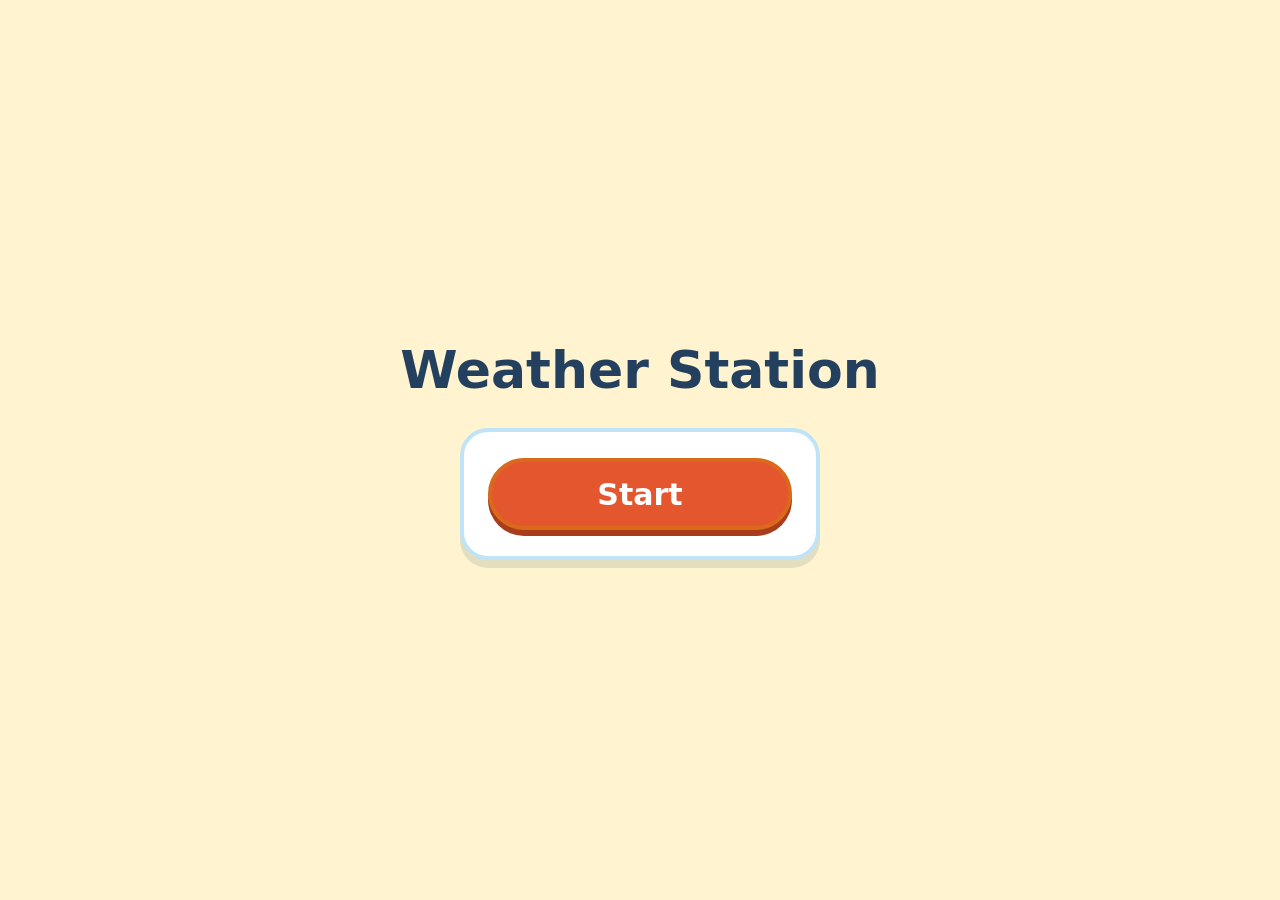
<file: index.html>
<!DOCTYPE html>
<html lang="en">
<head>
<meta charset="utf-8">
<meta name="viewport" content="width=device-width, initial-scale=1">
<title>Weather Station</title>
<style>
:root{--bg:#FFF4CF;--ink:#24405F;--muted:#3F5876;--pri:#E4572E;--pri-d:#A93C1A;--line:#BFE3F7;--panel:#FFFFFF}
*{box-sizing:border-box}
html,body{margin:0;height:100%;background:var(--bg);color:var(--ink);font-family:"Segoe UI",system-ui,-apple-system,Arial,sans-serif}
body{display:flex;flex-direction:column}
.pick{flex:1;display:flex;flex-direction:column;align-items:center;justify-content:center;gap:28px;padding:24px;text-align:center}
.pick h1{margin:0;font-size:clamp(28px,4.2vw,52px)}
.pick p{margin:0;font-size:clamp(16px,2vw,22px);color:var(--muted)}
.btns{display:flex;flex-wrap:wrap;gap:24px;justify-content:center}
.card{width:min(360px,86vw);background:var(--panel);border:4px solid var(--line);border-radius:28px;padding:26px 24px;display:flex;flex-direction:column;gap:14px;align-items:center;box-shadow:0 8px 0 rgba(36,64,95,.12)}
.card span{font-size:clamp(15px,1.8vw,19px);color:var(--muted);min-height:3.2em}
button{font:inherit;cursor:pointer}
.go{width:100%;min-height:72px;border:4px solid #D96A1C;border-radius:999px;background:var(--pri);color:#fff;font-size:clamp(22px,2.6vw,30px);font-weight:700;box-shadow:0 6px 0 var(--pri-d)}
.go:hover{filter:brightness(1.08)}
.go:focus-visible,.bar button:focus-visible{outline:5px solid #FFC93C;outline-offset:3px}
#frame{display:none;flex:1;width:100%;border:0;background:var(--bg)}
body.view .pick{display:none}body.view #frame{display:block}
</style>
</head>
<body>
<main class="pick" id="pick">
  <h1>Weather Station</h1>
  <div class="btns">
    <div class="card"><button class="go" id="start">Start</button></div>
  </div>
</main>
<iframe id="frame" title="Weather Station" allow="autoplay; fullscreen"></iframe>
<script>
(function () {
  var frame = document.getElementById('frame');
  document.getElementById('start').addEventListener('click', function () {
    document.body.classList.add('view');
    frame.src = 'version_3/index.html';
  });
})();
</script>
</body>
</html>
</file>
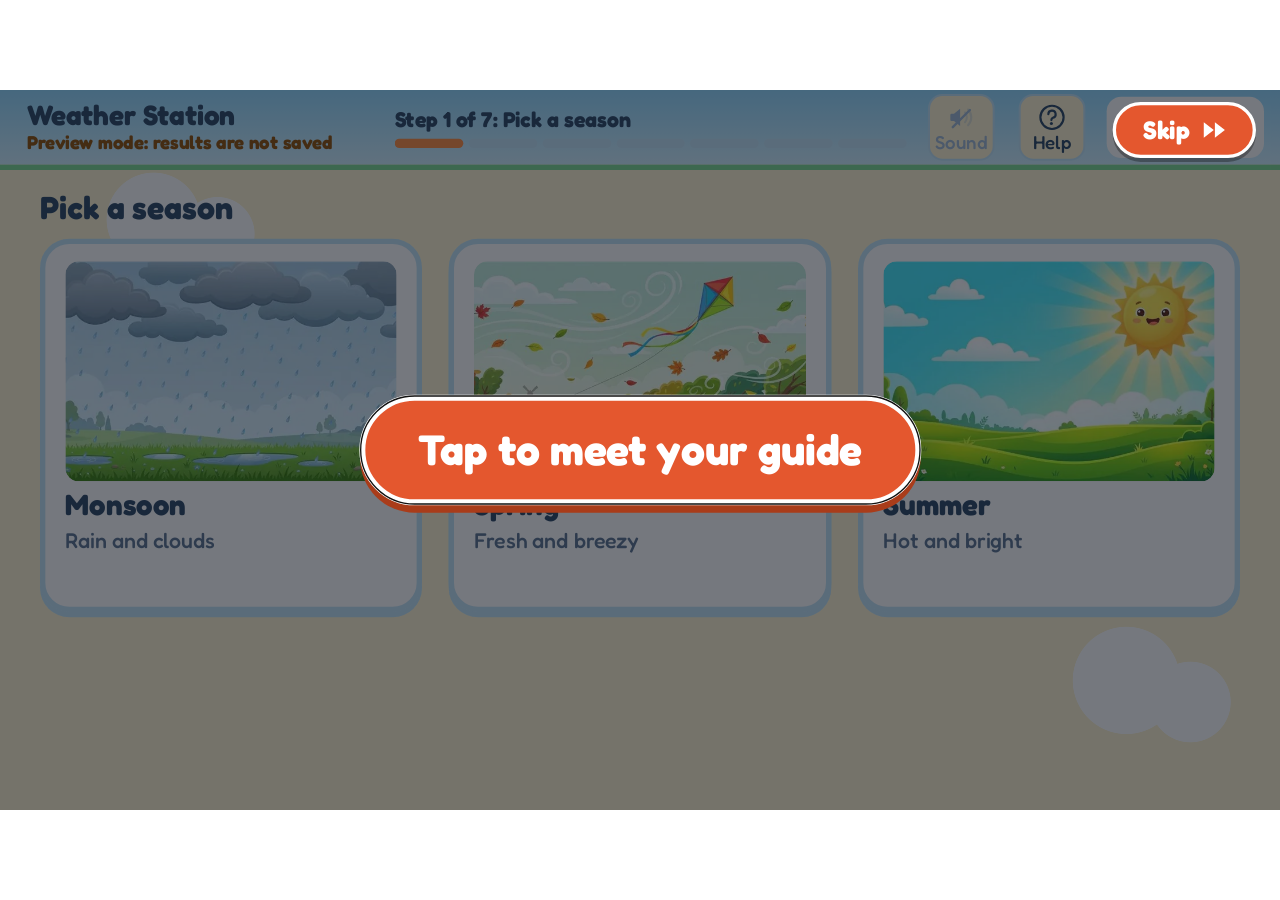
<file: version_1/index.html>
<!DOCTYPE html>
<html lang="en">
<head>
<meta charset="utf-8">
<meta name="viewport" content="width=device-width, initial-scale=1, viewport-fit=cover">
<title>Weather Station</title>
<link rel="icon" href="assets/img/ulipsu-logo.svg" type="image/svg+xml">
<link rel="preload" as="image" href="assets/img/sunny.webp" type="image/webp">
<link rel="stylesheet" href="assets/css/shell.css">
<link rel="stylesheet" href="assets/css/fonts.css">
<link rel="stylesheet" href="assets/css/theme.css">
<link rel="stylesheet" href="assets/css/coach.css">
</head>
<body>
<div id="vp"><div id="stage">
<header class="hdr">
  <div class="ttl"><span class="ttl-text"></span><span class="banner" id="banner" hidden>Preview mode: results are not saved</span></div>
  <div class="prog"><div class="plabel" id="plabel"></div><div class="pbar" id="pbar" role="img" aria-label="Progress"></div></div>
  <div class="tools">
    <button class="hbtn off" id="b-snd" aria-label="Sound effects" aria-pressed="false"><svg viewBox="0 0 48 48" fill="none" aria-hidden="true"><path d="M12 18H8a2 2 0 0 0-2 2v8a2 2 0 0 0 2 2h4l10 8V10L12 18Z" fill="currentColor"/><path class="wave" d="M30 16c4 4 4 12 0 16M35 11c7 7 7 19 0 26" stroke="currentColor" stroke-width="3.5" stroke-linecap="round"/><path class="strike" d="M38 12 10 40" stroke="currentColor" stroke-width="4" stroke-linecap="round"/></svg><span>Sound</span></button>
    <button class="hbtn" id="b-help" aria-label="Help"><svg viewBox="0 0 48 48" fill="none" aria-hidden="true"><circle cx="24" cy="24" r="19" stroke="currentColor" stroke-width="3.5"/><path d="M18 19a6 6 0 1 1 7.5 5.8c-2 .9-2.5 2.2-2.5 3.7" stroke="currentColor" stroke-width="3.5" stroke-linecap="round"/><circle cx="23" cy="34" r="2.5" fill="currentColor"/></svg><span>Help</span></button>
  </div>
  <div class="brand"><img class="logo" src="assets/img/ulipsu-logo.svg" alt="Ulipsu: learn what you wish to"></div>
</header>
<main id="content"></main>
<footer class="ftr"><button class="btn" id="b-back">Back</button><div class="tries" id="tries" aria-live="polite"></div><button class="btn pri" id="b-main">Next</button></footer>
<div id="layer" hidden></div>
<div id="hand" hidden aria-hidden="true"></div>
</div></div>
<div id="rot" hidden>Rotate your device to landscape to continue. Your work is saved.</div>
<noscript>This project needs JavaScript.</noscript>

<script src="assets/js/content-data.js"></script>
<script src="assets/js/logo-data.js"></script>
<script src="assets/js/pdf.js"></script>
<script src="assets/js/ulipsu-bridge.js"></script>
<script src="assets/js/lms-adapter.js"></script>
<script src="assets/js/coach.js"></script>
<script src="assets/js/runtime.js?v=20261119"></script>
<script src="assets/js/kit.js"></script>
<script src="assets/js/narration.js"></script>
<script src="assets/js/project.js"></script>
</body>
</html>
</file>
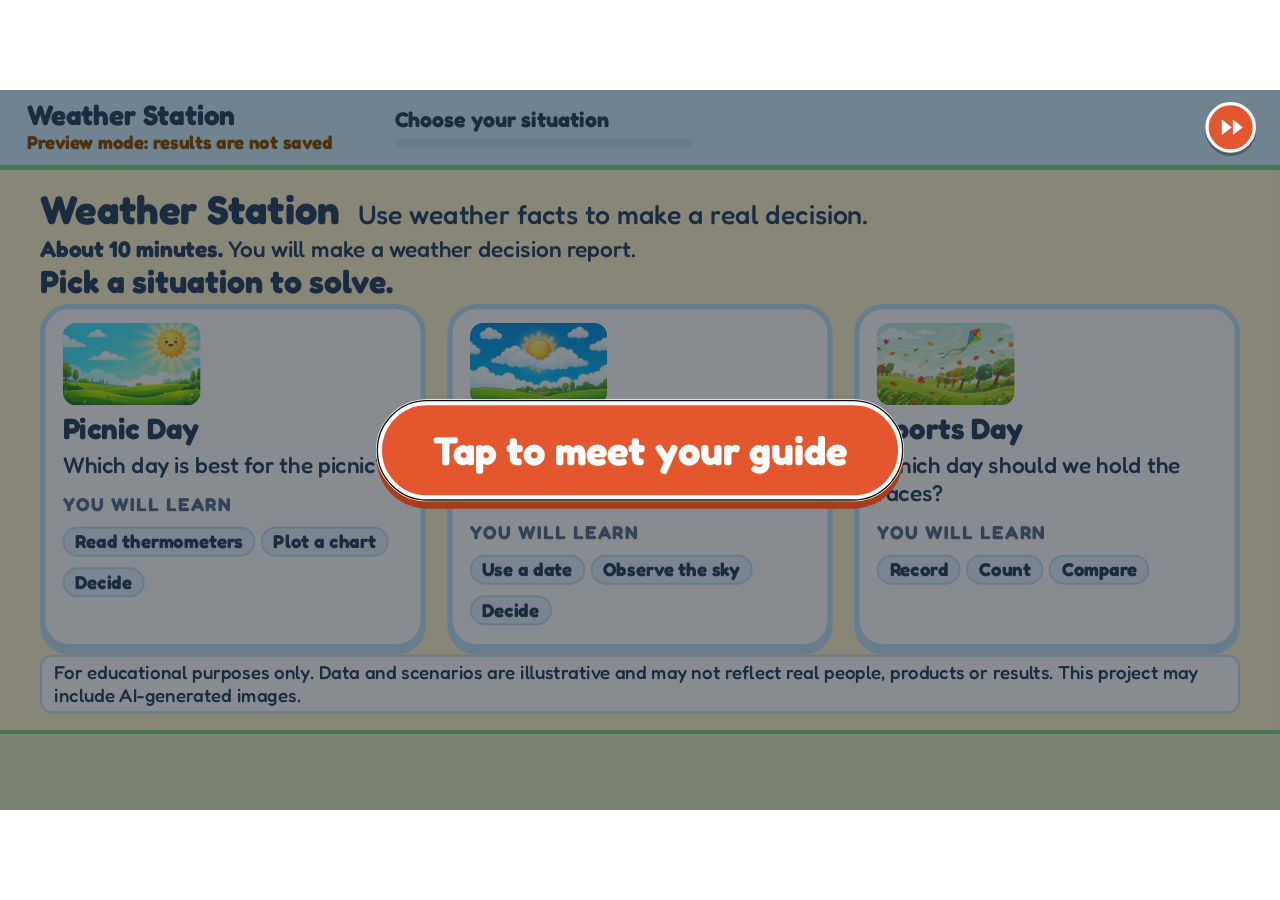
<file: version_2/index.html>
<!DOCTYPE html>
<html lang="en">
<head>
<meta charset="utf-8">
<meta name="viewport" content="width=device-width, initial-scale=1, viewport-fit=cover">
<title>Weather Station</title>
<link rel="icon" href="assets/img/ulipsu-logo.svg" type="image/svg+xml">
<link rel="preload" as="image" href="assets/img/sunny.webp" type="image/webp">
<link rel="stylesheet" href="assets/css/shell.css">
<link rel="stylesheet" href="assets/css/fonts.css">
<link rel="stylesheet" href="assets/css/theme.css">
<link rel="stylesheet" href="assets/css/coach.css">
</head>
<body>
<div id="vp"><div id="stage">
<header class="hdr">
  <div class="ttl"><span class="ttl-text"></span><span class="banner" id="banner" hidden>Preview mode: results are not saved</span></div>
  <div class="prog"><div class="plabel" id="plabel"></div><div class="pbar" id="pbar" role="img" aria-label="Progress"></div></div>
  <div class="tools">
    <button class="hbtn off" id="b-snd" aria-label="Sound effects" aria-pressed="false"><svg viewBox="0 0 48 48" fill="none" aria-hidden="true"><path d="M12 18H8a2 2 0 0 0-2 2v8a2 2 0 0 0 2 2h4l10 8V10L12 18Z" fill="currentColor"/><path class="wave" d="M30 16c4 4 4 12 0 16M35 11c7 7 7 19 0 26" stroke="currentColor" stroke-width="3.5" stroke-linecap="round"/><path class="strike" d="M38 12 10 40" stroke="currentColor" stroke-width="4" stroke-linecap="round"/></svg><span>Sound</span></button>
    <button class="hbtn" id="b-voice" aria-label="Voice" aria-pressed="true"><svg viewBox="0 0 48 48" fill="none" aria-hidden="true"><path d="M8 9h32a3 3 0 0 1 3 3v18a3 3 0 0 1-3 3H26l-9 8v-8H8a3 3 0 0 1-3-3V12a3 3 0 0 1 3-3Z" stroke="currentColor" stroke-width="3.5" stroke-linejoin="round"/><path d="M15 17h18M15 24h11" stroke="currentColor" stroke-width="3.5" stroke-linecap="round"/><path class="strike" d="M38 12 10 40" stroke="currentColor" stroke-width="4" stroke-linecap="round"/></svg><span>Voice</span></button>
    <button class="hbtn" id="b-hear" aria-label="Hear again"><svg viewBox="0 0 48 48" fill="none" aria-hidden="true"><path d="M38 24a14 14 0 1 1-4.5-10.3" stroke="currentColor" stroke-width="3.5" stroke-linecap="round"/><path d="M36 6v9h-9" stroke="currentColor" stroke-width="3.5" stroke-linecap="round" stroke-linejoin="round"/><path d="M20 18l10 6-10 6V18Z" fill="currentColor"/></svg><span>Hear</span></button>
    <button class="hbtn" id="b-help" aria-label="Help"><svg viewBox="0 0 48 48" fill="none" aria-hidden="true"><circle cx="24" cy="24" r="19" stroke="currentColor" stroke-width="3.5"/><path d="M18 19a6 6 0 1 1 7.5 5.8c-2 .9-2.5 2.2-2.5 3.7" stroke="currentColor" stroke-width="3.5" stroke-linecap="round"/><circle cx="23" cy="34" r="2.5" fill="currentColor"/></svg><span>Help</span></button>
  </div>
  <div class="brand"><img class="logo" src="assets/img/ulipsu-logo.svg" alt="Ulipsu: learn what you wish to"></div>
</header>
<main id="content"></main>
<footer class="ftr"><button class="btn" id="b-back">Back</button><div class="tries" id="tries" aria-live="polite"></div><button class="btn pri" id="b-main">Next</button></footer>
<div id="layer" hidden></div>
<div id="hand" hidden aria-hidden="true"></div>
</div></div>
<div id="rot" hidden>Rotate your device to landscape to continue. Your work is saved.</div>
<noscript>This project needs JavaScript.</noscript>

<script src="assets/js/content-data.js"></script>
<script src="assets/js/logo-data.js"></script>
<script src="assets/js/pdf.js"></script>
<script src="assets/js/ulipsu-bridge.js"></script>
<script src="assets/js/lms-adapter.js"></script>
<script src="assets/js/coach.js"></script>
<script src="assets/js/runtime.js?v=20261119"></script>
<script src="assets/js/kit.js"></script>
<script src="assets/js/narration.js"></script>
<script src="assets/js/project.js"></script>
</body>
</html>
</file>
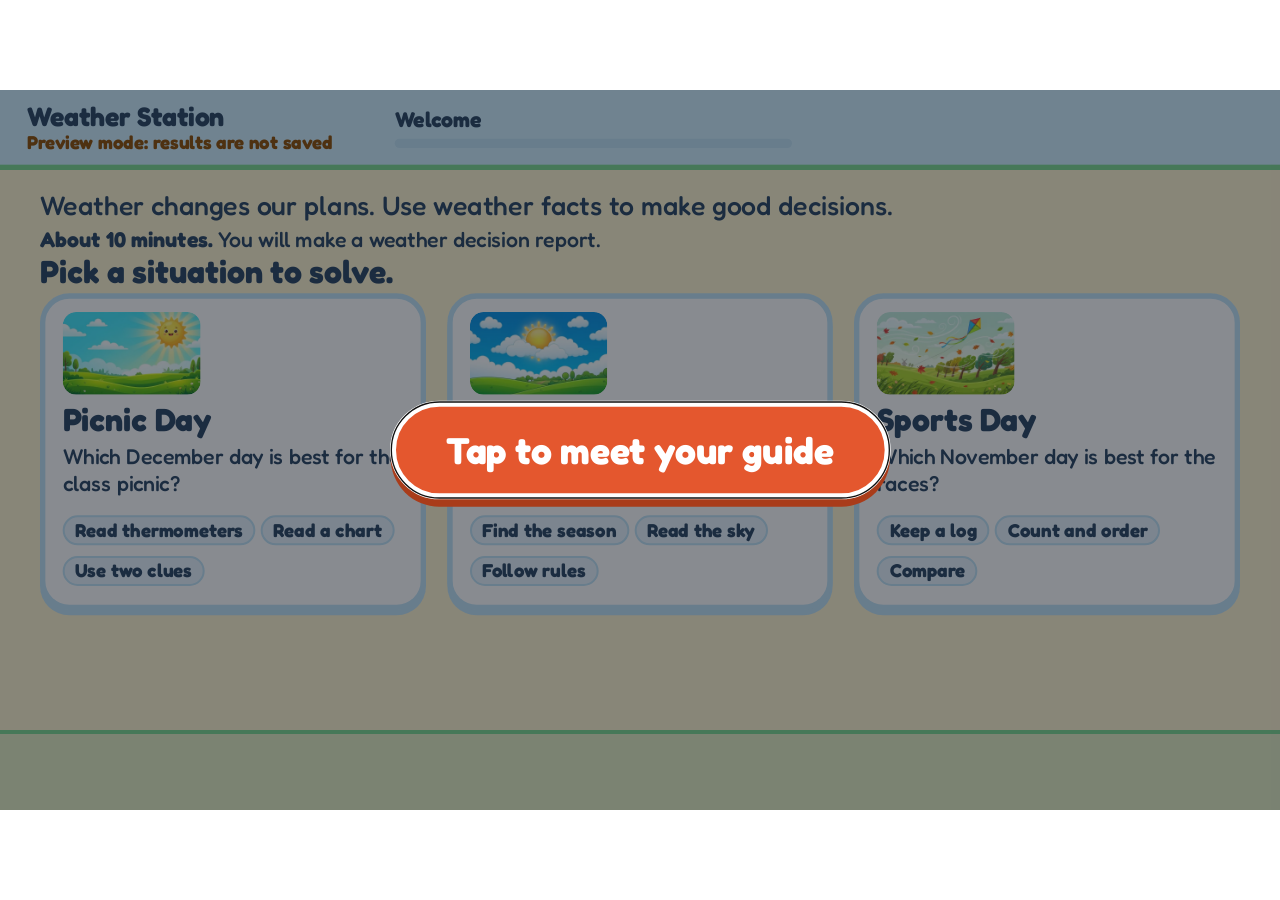
<file: version_3/index.html>
<!DOCTYPE html>
<html lang="en">
<head>
<meta charset="utf-8">
<meta name="viewport" content="width=device-width, initial-scale=1, viewport-fit=cover">
<title>Weather Station</title>
<link rel="icon" href="assets/img/ulipsu-logo.svg" type="image/svg+xml">
<link rel="preload" as="image" href="assets/img/sunny.webp" type="image/webp">
<link rel="stylesheet" href="assets/css/shell.css?v=20261123l">
<link rel="stylesheet" href="assets/css/fonts.css?v=20261123l">
<link rel="stylesheet" href="assets/css/theme.css?v=20261123l">
<link rel="stylesheet" href="assets/css/coach.css?v=20261123l">
</head>
<body>
<div id="vp"><div id="stage">
<header class="hdr">
  <div class="ttl"><span class="ttl-text"></span><span class="banner" id="banner" hidden>Preview mode: results are not saved</span></div>
  <div class="prog"><div class="plabel" id="plabel"></div><div class="pbar" id="pbar" role="img" aria-label="Progress"></div></div>
  <div class="tools">
    <button class="hbtn off" id="b-snd" aria-label="Sound effects" aria-pressed="false"><svg viewBox="0 0 48 48" fill="none" aria-hidden="true"><path d="M12 18H8a2 2 0 0 0-2 2v8a2 2 0 0 0 2 2h4l10 8V10L12 18Z" fill="currentColor"/><path class="wave" d="M30 16c4 4 4 12 0 16M35 11c7 7 7 19 0 26" stroke="currentColor" stroke-width="3.5" stroke-linecap="round"/><path class="strike" d="M38 12 10 40" stroke="currentColor" stroke-width="4" stroke-linecap="round"/></svg><span>Sound</span></button>
    <button class="hbtn" id="b-restart" aria-label="Restart from the beginning"><svg viewBox="0 0 48 48" fill="none" aria-hidden="true"><path d="M10 24a14 14 0 1 0 4.5-10.3" stroke="currentColor" stroke-width="3.5" stroke-linecap="round"/><path d="M12 6v9h9" stroke="currentColor" stroke-width="3.5" stroke-linecap="round" stroke-linejoin="round"/></svg><span>Restart</span></button>
    <button class="hbtn" id="b-help" aria-label="Help"><svg viewBox="0 0 48 48" fill="none" aria-hidden="true"><circle cx="24" cy="24" r="19" stroke="currentColor" stroke-width="3.5"/><path d="M18 19a6 6 0 1 1 7.5 5.8c-2 .9-2.5 2.2-2.5 3.7" stroke="currentColor" stroke-width="3.5" stroke-linecap="round"/><circle cx="23" cy="34" r="2.5" fill="currentColor"/></svg><span>Help</span></button>
  </div>
  <div class="brand"><img class="logo" src="assets/img/ulipsu-logo.svg" alt="Ulipsu: learn what you wish to"></div>
</header>
<main id="content"></main>
<footer class="ftr"><button class="btn" id="b-back">Back</button><div class="tries" id="tries" aria-live="polite"></div><button class="btn pri" id="b-main">Next</button></footer>
<div id="layer" hidden></div>
<div id="hand" hidden aria-hidden="true"></div>
</div></div>
<div id="rot" hidden>Rotate your device to landscape to continue. Your work is saved.</div>
<noscript>This project needs JavaScript.</noscript>

<script src="assets/js/content-data.js?v=20261123l"></script>
<script src="assets/js/logo-data.js?v=20261123l"></script>
<script src="assets/js/pdf.js?v=20261123l"></script>
<script src="assets/js/ulipsu-bridge.js?v=20261123l"></script>
<script src="assets/js/lms-adapter.js?v=20261123l"></script>
<script src="assets/js/coach.js?v=20261123l"></script>
<script src="assets/js/runtime.js?v=20261123l"></script>
<script src="assets/js/kit.js?v=20261123l"></script>
<script src="assets/js/narration.js?v=20261123l"></script>
<script src="assets/js/project.js?v=20261123l"></script>
</body>
</html>
</file>
<file: version_1/assets/css/shell.css>
/* Shared shell (DP-201..DP-207): fixed 1920x1080 stage scaled to fit. Header 0-120, content 120-960, footer 960-1080. Min sizes: body 40px, labels 32px, nothing below 28px. */
*{box-sizing:border-box;-webkit-tap-highlight-color:transparent}
html,body{margin:0;height:100%;overflow:hidden;background:var(--bg2);color:var(--on-dark);font-family:var(--font);font-weight:500;font-size:40px;line-height:1.25;-webkit-user-select:none;user-select:none;-webkit-touch-callout:none}
textarea{-webkit-user-select:text;user-select:text}
#vp{position:fixed;inset:0;overflow:hidden}
#stage{position:absolute;left:0;top:0;width:1920px;height:1080px;transform-origin:0 0;overflow:hidden;background:var(--bg)}
h1,h2,p{margin:0}b{font-weight:700}.mono{font-family:var(--mono);font-weight:600}
button{font:inherit;color:inherit;cursor:pointer}
.eyebrow{font-size:32px;font-weight:700;letter-spacing:3px;text-transform:uppercase;color:var(--muted)}.eyebrow.light{color:var(--acc)}

/* header: title | progress | tools | logo */
.hdr{position:absolute;left:0;top:0;width:1920px;height:120px;display:flex;align-items:center;gap:32px;padding:0 40px;background:var(--bg2);border-bottom:8px solid;border-image:linear-gradient(90deg,#FFC93C,#3DB5F2,#7BD88F,#FF8FA3) 1}
.ttl{flex:0 0 520px;display:flex;flex-direction:column;min-width:0}.ttl-text{font-size:42px;font-weight:700;line-height:1.1;white-space:nowrap}.banner{color:var(--warn);font-size:28px;white-space:nowrap;color:var(--warn);font-weight:700}
.prog{flex:1;min-width:0}.plabel{font-size:32px;font-weight:700;margin-bottom:8px;white-space:nowrap;overflow:hidden;text-overflow:ellipsis}
.pbar{display:flex;gap:8px}.pbar i{flex:1;height:14px;border-radius:7px;background:var(--line2)}.pbar i.d{background:#7BD88F}.pbar i.o{background:var(--pri)}
.tools{display:flex;gap:36px;flex:0 0 auto}
.hbtn{position:relative;width:100px;height:100px;border:3px solid var(--line2);border-radius:22px;background:var(--bg);color:var(--on-dark);display:flex;flex-direction:column;align-items:center;justify-content:center;gap:2px;padding:0;font-size:28px;line-height:1}
.hbtn svg{width:44px;height:44px}.hbtn::after{content:"";position:absolute;inset:-16px}.hbtn[hidden]{display:none}
.hbtn .strike{display:none}.hbtn.off .strike{display:inline}.hbtn.off .wave{opacity:.35}.hbtn.off{color:#9DB6D1}
.brand{flex:0 0 auto;height:92px;padding:14px 18px;margin-right:-16px;border-radius:22px;background:#fff;display:flex;align-items:center}.logo{width:200px;height:63px;display:block}

main{position:absolute;left:0;top:120px;width:1920px;height:840px;padding:28px 60px;overflow:hidden}

/* footer */
.ftr{position:absolute;left:0;top:960px;width:1920px;height:120px;display:flex;align-items:center;justify-content:space-between;gap:32px;padding:0 60px;background:var(--bg2);border-top:4px solid var(--line2)}
.tries{flex:1;display:flex;align-items:center;justify-content:center;gap:20px;min-width:0;font-size:30px;text-align:center;line-height:1.2}.tries .pips{display:flex;gap:6px;font-size:52px;color:#F2A900;line-height:1}.tries .line{max-width:880px}
.btn{position:relative;min-width:240px;height:96px;padding:0 44px;border:4px solid var(--line);border-radius:24px;background:transparent;color:var(--on-dark);font-size:40px;font-weight:700;display:inline-flex;align-items:center;justify-content:center;gap:14px;flex:0 0 auto}
.btn::after{content:"";position:absolute;inset:-18px -8px}.btn[hidden]{display:none}
.btn.pri,.btn.gold{background:var(--pri);border-color:var(--pri);color:var(--pri-ink);box-shadow:0 6px 0 var(--pri-d)}
.btn.ready:not(:disabled){box-shadow:0 6px 0 var(--pri-d),0 0 0 8px #FFC93C88;animation:nudge 1.6s ease-in-out infinite}@keyframes nudge{50%{box-shadow:0 6px 0 var(--pri-d),0 0 0 18px #FFC93C33}}
.btn:disabled{opacity:.4;cursor:not-allowed}
.btn.big{width:100%;height:132px;font-size:40px}.btn.ghost{border-color:var(--line2)}
.btn.mini{height:64px;min-width:0;padding:0 22px;font-size:32px;border-width:3px;border-radius:18px;color:var(--ink);border-color:var(--ink);background:transparent}.btn.mini::after{inset:-34px -10px}.btn.mini svg{width:32px;height:32px}
.btn:focus-visible,.hbtn:focus-visible,.key:focus-visible,.pick:focus-visible,.field:focus-visible,.sbtn:focus-visible,.pc:focus-visible{outline:6px solid var(--pri);outline-offset:4px}
@media (hover:hover){.btn:hover:not(:disabled),.hbtn:hover{border-color:var(--acc)}.pick:hover:not(:disabled){transform:translateY(-4px)}}
.btn,.pick,.key,.sbtn,.field{transition:transform .15s ease,border-color .15s,background-color .15s}
.btn:active:not(:disabled),.key:active,.sbtn:active{transform:translateY(3px)}

/* guide */
  .guide{display:flex;gap:20px;align-items:flex-start}.gmsgs{flex:1;display:flex;flex-direction:column;gap:12px;align-items:flex-start;min-width:0}.guide{width:100%}
.gface{flex:0 0 130px;width:130px;height:165px}.gface svg,.gface img{width:100%;height:100%;object-fit:contain;object-position:center bottom;display:block}
.gbub{position:relative;background:var(--panel);color:var(--ink);border-radius:26px;padding:22px 30px;font-size:40px;line-height:1.25}
.gbub::before{content:"";position:absolute;left:-14px;top:36px;border:14px solid transparent;border-left:0;border-right-color:var(--panel)}
.side .guide{flex-direction:column;gap:10px}.side .gface{flex:0 0 auto;width:90px;height:115px}.side .gbub{font-size:40px;padding:20px 26px}

/* layouts */
.split{display:flex;gap:40px;height:100%;align-items:stretch}.split3{display:flex;gap:36px;height:100%}.split2{display:flex;flex-direction:column;gap:20px;height:100%}.split2 .paper{display:flex;gap:40px;align-items:flex-start;justify-content:space-between}.split2 .paper>div{flex:1}
.side{flex:0 0 580px;display:flex;flex-direction:column;gap:18px;min-width:0}.split3 .side{flex:0 0 560px}
.stagebox{flex:1;display:flex;flex-direction:column;align-items:center;justify-content:center;gap:10px;min-width:0}
.ctl{flex:0 0 340px;display:flex;flex-direction:column;gap:20px;justify-content:flex-start}
.toprow{display:flex;gap:36px;align-items:flex-start;height:190px}.toprow .guide{flex:0 0 1040px}.toprow .gbub{font-size:40px}.toprow .fb{flex:1}
.paper{background:var(--panel);color:var(--ink);border:4px solid var(--line2);border-radius:30px;padding:34px 40px;box-shadow:0 8px 0 var(--line2)}
.ask{font-size:48px;font-weight:700;line-height:1.15;margin-bottom:6px}

/* feedback: icon + word, never colour alone */
.fb{display:flex;gap:18px;align-items:flex-start;border-radius:22px;padding:18px 22px;font-size:32px;line-height:1.25;color:var(--ink);background:var(--panel);border-left:12px solid var(--muted)}
.fb[hidden]{display:none}.fb svg{flex:0 0 52px;width:52px;height:52px}
.fb.ok{background:var(--ok-bg);border-color:var(--ok);color:#073B27}.fb.no{background:var(--no-bg);border-color:var(--no);color:#5A0F08}.fb.hint{background:var(--hint-bg);border-color:var(--hint);color:#4A2D00}.fb.rev{background:var(--rev-bg);border-color:var(--rev);color:#12284D}
.ctl .fb{font-size:30px;padding:16px 18px}.ctl .fb svg{flex-basis:40px;width:40px;height:40px}

/* start */
.start{display:grid;grid-template-columns:1020px 1fr;gap:56px;height:100%;align-items:center}
.start .paper{padding:44px 52px}.start h1{font-size:84px;line-height:1;margin:10px 0 18px;color:var(--ink)}.goal{font-size:44px;line-height:1.25;margin-bottom:20px}
.facts{margin:0 0 20px;padding:0;list-style:none;font-size:40px;display:grid;gap:8px}.facts li::before{content:"";display:inline-block;width:16px;height:16px;margin-right:16px;background:var(--pri-d);transform:rotate(45deg)}.fine{font-size:28px;color:var(--muted);line-height:1.3}
.hero{display:flex;flex-direction:column;gap:24px}.heroart svg{width:100%;height:auto;max-height:430px}

/* choice cards */
.cards3{display:grid;grid-template-columns:repeat(3,minmax(0,1fr));gap:40px;margin-top:20px}.cards3 .card,.cards3 .thumb{min-width:0}.cards3 .thumb{height:340px}.cards3 .card{min-height:560px}
.card{background:var(--panel);color:var(--ink);border:8px solid var(--line2);border-radius:30px;padding:26px 30px;text-align:left;display:flex;flex-direction:column;gap:10px;position:relative;box-shadow:0 8px 0 var(--line2)}
.card b{font-size:44px;line-height:1.1}.card>span{font-size:32px;color:var(--muted);line-height:1.25}.card .mono{font-size:32px;color:var(--ink)}
.pick.sel{border-color:var(--pri);box-shadow:0 8px 0 var(--pri-d),0 0 0 8px #FFC93C66}.pick:disabled{opacity:.6;cursor:not-allowed}
.tick{position:absolute;right:20px;top:20px;display:none;align-items:center;gap:8px;font-style:normal;font-size:32px;font-weight:700;background:var(--ink);color:#fff;border-radius:16px;padding:6px 16px 6px 10px}.tick svg{width:34px;height:34px}.pick.sel .tick{display:flex}
.thumb{display:grid;place-items:center;background:var(--floor);border-radius:18px;padding:18px;height:270px;overflow:hidden}.thumb .skyimg{width:100%;height:100%;object-fit:cover;border-radius:12px;display:block}.pcimg{height:150px;border-radius:18px;display:grid;place-items:center;border:4px solid var(--ink);color:var(--ink)}.pcimg b{font-size:44px}
.prob>span{min-height:150px}.note{margin-top:24px;font-size:32px;color:var(--acc)}
.sw3{display:flex;gap:12px;height:100px}.sw3 i{flex:1;border-radius:18px;border:4px solid var(--ink)}.cards3 .theme{min-height:0}.theme b{font-size:44px}.themes{display:grid;grid-template-columns:repeat(3,1fr);gap:36px;margin-top:8px}.theme .tick{top:auto;bottom:18px}

/* blueprint plan */
.plan{position:relative;background:var(--wall);border:4px solid var(--ink);border-radius:14px;flex:0 0 auto}.floor{position:absolute;background-color:var(--floor);background-image:linear-gradient(var(--grid) 2px,transparent 2px),linear-gradient(90deg,var(--grid) 2px,transparent 2px)}
.plan>i.door{position:absolute;background:var(--door);border:3px solid var(--bg2)}.plan>i.win{position:absolute;background:var(--win);border:3px solid var(--bg2)}
.swing{position:absolute;border:4px dashed var(--door);background:#FF9F1C33;border-radius:0 100% 0 0;pointer-events:none}.wstrip{position:absolute;border:4px dashed var(--win);background:#3DB5F233;pointer-events:none}
.legend{font-size:28px;color:var(--on-dark);display:flex;align-items:center;gap:12px}.lg{display:inline-block;width:34px;height:22px;border:4px dashed}.lg.sw{border-color:var(--door);margin-left:10px}.lg.ws{border-color:var(--win);margin-left:26px}
.pc{box-shadow:0 5px 0 #16335C55;position:absolute;border:4px solid var(--ink);border-radius:14px;color:var(--ink);font-size:28px;line-height:1.05;display:flex;flex-direction:column;align-items:center;justify-content:center;padding:0;cursor:grab;touch-action:none;transition:left .14s ease,top .14s ease,width .14s ease,height .14s ease;}
.pc b{font-size:30px}.pc small{font-size:28px;font-weight:700;background:var(--ink);color:#fff;border-radius:8px;padding:0 8px;margin-top:4px}
.pc.sel{outline:6px solid var(--pri);outline-offset:2px;z-index:3}.pc.picked{outline-style:dashed}.pc.drag{transition:none;z-index:6;box-shadow:0 18px 30px #0009;cursor:grabbing}
.pc.shake{animation:shake .35s}@keyframes shake{25%{transform:translateX(-8px)}75%{transform:translateX(8px)}}
div.pc{cursor:default}
.flag{position:absolute;width:72px;height:72px;color:#E5533D;z-index:4;pointer-events:auto}.flag svg{width:62px;height:62px;filter:drop-shadow(0 3px 0 #0008)}.flag.ok{color:#17A05D}.flag.no{color:#E5533D}
.flag em{position:absolute;left:-6px;top:56px;font-style:normal;font-size:28px;font-weight:700;background:var(--ink);color:#fff;border-radius:8px;padding:0 8px;white-space:nowrap}
.flagcount{font-size:40px;background:var(--bg2);border:3px solid var(--line2);border-radius:20px;padding:14px 24px}.flagcount b{color:var(--pri-d);font-size:56px;margin-right:6px}
.robot{position:absolute;width:54px;height:54px;margin:-27px 0 0 -27px;border-radius:50%;background:var(--pri);border:5px solid var(--ink);z-index:5;transition:left .1s linear,top .1s linear}.robot::before,.robot::after{content:"";position:absolute;top:14px;width:10px;height:10px;border-radius:50%;background:var(--ink)}.robot::before{left:9px}.robot::after{right:9px}

/* tests panel */
.tests{display:flex;flex-direction:column;gap:12px}
.test{border:3px solid var(--line2);display:grid;grid-template-columns:56px 1fr auto;gap:14px;align-items:center;background:var(--panel);color:var(--ink);border-radius:22px;padding:12px 18px;border-left:12px solid var(--muted)}
.test .ti svg{width:56px;height:56px}.test .tt b{font-size:34px;display:block}.test .tt span{font-size:28px;color:var(--muted);line-height:1.15;display:block}.test .ts{text-align:right}.test .ts b{font-size:30px;display:block}.test .pips{font-size:36px;color:#C99A12;line-height:1}
.test.ok{border-color:var(--ok);background:var(--ok-bg)}.test.no{border-color:var(--no);background:var(--no-bg)}.test.rev{border-color:var(--rev);background:var(--rev-bg)}
.test.ok .ti{color:var(--ok)}.test.no .ti{color:var(--no)}.test.rev .ti{color:var(--rev)}

/* numeric + keypad */
.calc{display:grid;grid-template-columns:1fr 756px;gap:40px;margin-top:16px;height:566px;align-items:center;padding:24px 40px}.calc .left{display:flex;flex-direction:column;gap:22px}
.fields{display:flex;flex-direction:column;gap:12px}.frow{display:flex;align-items:center;gap:20px;font-size:40px}.frow>span:first-child{width:300px}.unit{font-size:40px;color:var(--muted)}
.field{width:250px;height:108px;border:5px dashed var(--muted);border-radius:22px;background:#fff;color:var(--ink);font-family:var(--mono);font-weight:600;font-size:64px;display:flex;align-items:center;justify-content:center;gap:10px;padding:0}
.field.on{border-style:solid;border-color:var(--ink);box-shadow:0 0 0 6px #FFC93C99}.field.ok{border-style:solid;border-color:var(--ok);background:var(--ok-bg)}.field.no{border-style:solid;border-color:var(--no);background:var(--no-bg)}
.field.ok::after{content:"\2713";font-size:48px;color:var(--ok)}.field.no::after{content:"\2717";font-size:48px;color:var(--no)}
.pad{display:grid;grid-template-columns:repeat(5,132px);grid-auto-rows:132px;gap:24px}
.key{width:132px;height:132px;border:4px solid var(--ink);border-radius:22px;background:#fff;color:var(--ink);font-size:56px;font-weight:700;font-family:var(--mono);padding:0;box-shadow:0 6px 0 #0E2A4755}.key:disabled{opacity:.4}
.dimfig{height:170px;display:grid;place-items:center}.dimbox{position:relative;width:280px;height:130px;border:6px solid var(--ink);border-radius:8px;background:repeating-linear-gradient(0deg,#E6EEF6 0 2px,transparent 2px 24px),repeating-linear-gradient(90deg,#E6EEF6 0 2px,transparent 2px 24px)}
.dw{position:absolute;left:0;right:0;top:-46px;text-align:center;font-size:36px}.dh{position:absolute;left:-170px;top:42px;font-size:36px}
table.data{border-collapse:collapse;font-size:32px;width:100%}table.data th{text-align:left;font-size:32px;letter-spacing:2px;text-transform:uppercase;color:var(--muted);padding:6px 10px}table.data td{padding:1px 10px;border-top:2px solid #C9D6E3}table.data td:last-child,table.data th:last-child{text-align:right}

/* cut mat */
.cutbox{display:flex;gap:56px;margin-top:16px;align-items:flex-start}
.mat{position:relative;width:640px;height:556px;background:#9ADBBB;border-radius:22px;border:6px solid var(--ink)}.mat::before{content:"";position:absolute;inset:60px 0 0 60px;background-image:linear-gradient(rgba(22,51,92,.14) 2px,transparent 2px),linear-gradient(90deg,rgba(22,51,92,.14) 2px,transparent 2px);background-size:22px 22px}
.rule{position:absolute;background:#FFF3C4;color:var(--ink);font-family:var(--mono);font-weight:600}.rule.top{left:60px;top:0;width:580px;height:60px}.rule.left{left:0;top:60px;width:60px;height:496px}
.rule i{position:absolute;background:var(--ink)}.rule.top i{top:0;width:2px}.rule.left i{left:0;height:2px}.rule u{position:absolute;text-decoration:none;font-size:28px}.rule.top u{top:26px}.rule.left u{left:14px}
.card2{position:absolute;left:60px;top:60px;border:4px dashed var(--ink);display:grid;place-items:center;color:var(--ink);font-size:30px;overflow:hidden;transition:width .12s,height .12s;background-image:repeating-linear-gradient(45deg,#0001 0 6px,transparent 6px 12px)}
.steps{display:flex;flex-direction:column;gap:28px;align-items:flex-start}.step{display:flex;align-items:center;gap:16px;font-size:40px;flex-wrap:wrap;width:480px}.step>span{width:100%;font-size:40px;font-weight:700;color:var(--acc)}
.step output{width:170px;text-align:center;font-size:44px;background:var(--panel);color:var(--ink);border-radius:18px;padding:30px 0}
.sbtn{width:132px;height:132px;border:4px solid var(--line);border-radius:26px;background:#FFE9A8;color:var(--on-dark);font-size:72px;font-weight:700;padding:0}.sbtn:disabled{opacity:.4}

/* review and certificate pages */
.review .cr{display:grid;grid-template-columns:60px 1fr;gap:18px;margin-top:16px;align-items:start}.cr .n{width:56px;height:56px;border-radius:50%;background:var(--ci,var(--ink));color:#fff;display:grid;place-items:center;font-size:32px;font-weight:700}.cr b{font-size:34px;display:block;line-height:1.15}.cr span:not(.n){font-size:30px;color:var(--muted);line-height:1.2;display:block}
.rr{display:flex;justify-content:space-between;gap:20px;border-top:2px solid #C9D6E3;padding:12px 0;font-size:32px}.rr span{color:var(--muted);text-align:right}
.outcome{font-size:44px;font-weight:700;color:var(--ink);text-align:center}.outcome.dark{color:var(--ci,var(--ink));margin-top:20px}.review.fin h2{font-size:64px;color:var(--ci,var(--ink));margin:8px 0 14px}.review.fin p{font-size:40px}.review.fin .fine{margin-top:18px}
.journey .paper{flex:1}
.certwrap{display:grid;place-items:center;height:100%}
.cert{width:1700px;height:790px;background:var(--cp);color:var(--ci);border:14px solid var(--ci);outline:5px solid var(--ch);outline-offset:-30px;border-radius:12px;position:relative;box-shadow:0 12px 0 #0007}
.cin{height:100%;display:flex;flex-direction:column;align-items:center;justify-content:space-between;padding:26px 60px 22px;text-align:center}
.clogo{width:236px;height:75px}.cert h1{font-size:68px;letter-spacing:6px;text-transform:uppercase;line-height:1;color:var(--ci)}.cert .pre{font-size:32px;color:#3A4A5E}.cert .nm{font-size:76px;font-weight:700;border-bottom:4px solid var(--ci);padding:0 60px;line-height:1.1}
.cert .for{font-size:34px;color:#2D3748;line-height:1.2}.cert .out{font-size:56px;font-weight:700;color:var(--ca);line-height:1.05}
.seals{display:flex;gap:90px;align-items:center}.seal{width:220px;height:220px;border-radius:50%;background:var(--ci);color:#fff;border:8px double var(--ch);display:flex;flex-direction:column;align-items:center;justify-content:center;line-height:1.1}.seal.two{background:var(--ca)}.seal b{font-size:64px}.seal span{font-size:28px}
.cert .date{font-size:32px;color:#3A4A5E}

/* layers, rotate overlay */
#layer{position:absolute;inset:0;background:#16335CCC;display:grid;place-items:center;z-index:50}#layer[hidden]{display:none}
#layer .box{width:1240px;max-height:900px;background:var(--panel);color:var(--ink);border-radius:32px;padding:44px 54px;box-shadow:0 14px 0 #0008}#layer h2{font-size:56px;margin-bottom:18px}#layer p{font-size:40px;line-height:1.3}
#layer dl{margin:0;font-size:36px}#layer dt{font-weight:700;color:var(--muted);letter-spacing:2px;text-transform:uppercase;font-size:32px;margin-top:16px}#layer dd{margin:4px 0 0;line-height:1.3}
.ra{display:flex;justify-content:flex-end;align-items:center;gap:28px;margin-top:28px}#layer .btn{color:var(--ink);border-color:var(--ink)}#layer .btn.pri,#layer .btn.gold{color:var(--pri-ink);border-color:var(--pri);background:var(--pri)}
#layer .editor{width:1500px}textarea{width:100%;height:480px;border:5px solid var(--ink);border-radius:22px;padding:24px;font:inherit;font-size:40px;line-height:1.3;color:var(--ink);background:#fff;resize:none}.count{font-family:var(--mono);font-size:32px;color:var(--muted);margin-right:auto}
.findings{font-size:40px;line-height:1.3;margin:8px 0 0;min-height:150px}
#hand{position:absolute;left:0;top:0;font-size:90px;line-height:1;z-index:80;pointer-events:none;filter:drop-shadow(0 6px 6px #0004)}#hand[hidden]{display:none}
#rot{position:fixed;inset:0;z-index:99;background:var(--bg2);color:#fff;display:grid;place-items:center;text-align:center;font-size:32px;padding:30px}#rot[hidden]{display:none}
@media (prefers-reduced-motion:reduce){*{transition:none!important;animation:none!important}}

/* messages arrive one after another */
.gbub.wait{visibility:hidden}.gbub.typing p{display:none}.gbub.typing::after,.fb.typing i{content:""}
.gbub.typing{min-width:150px;height:78px}.gbub.typing::after{position:absolute;left:34px;top:30px;width:16px;height:16px;border-radius:50%;background:var(--muted);box-shadow:30px 0 var(--muted),60px 0 var(--muted);animation:dots 1s infinite}
.fb.typing{width:170px;height:78px;align-items:center;justify-content:center;gap:10px}.fb.typing i{width:16px;height:16px;border-radius:50%;background:var(--muted);animation:dots 1s infinite}.fb.typing i:nth-child(2){animation-delay:.15s}.fb.typing i:nth-child(3){animation-delay:.3s}
@keyframes dots{50%{opacity:.25}}.gbub.in,.fb.in{animation:pop .3s ease-out}@keyframes pop{0%{opacity:0;transform:translateY(12px) scale(.96)}100%{opacity:1;transform:none}}

/* ---- kit: choice cards, matching board ---- */
.cards2,.cards4{display:grid;gap:40px;margin-top:20px}.cards2{grid-template-columns:repeat(2,1fr)}.cards4{grid-template-columns:repeat(4,1fr)}.cards2 .card,.cards4 .card{min-height:520px}.cards4 .card b{font-size:38px}
.cimg{height:200px;border-radius:20px;display:flex;gap:8px;justify-content:center;align-items:center;overflow:hidden}.cimg svg{max-width:100%;max-height:100%}
.board{display:flex;gap:32px;margin-top:14px;height:600px;align-items:flex-start}.board .slots{flex:1.25;display:grid;gap:14px;align-content:start}.board .slots.c2{grid-template-columns:1fr 1fr}.board .slots.c3{grid-template-columns:repeat(3,1fr)}.board .slots.c4{grid-template-columns:repeat(4,1fr)}.board .slots.c5{grid-template-columns:repeat(5,1fr)}
.pool{flex:1;display:flex;flex-wrap:wrap;gap:14px;align-content:flex-start;background:#FFFFFF66;border:4px dashed var(--line2);border-radius:26px;padding:16px;min-height:200px}
.slot{min-height:124px;border:4px dashed var(--muted);border-radius:22px;background:#FFFFFFAA;padding:10px 14px;display:flex;flex-direction:column;gap:8px;color:var(--ink)}
.slot .slab{font-size:32px;font-weight:700;color:var(--muted);line-height:1.1}.slot .sbody{display:flex;flex-wrap:wrap;gap:10px;flex:1;align-items:center}.slot.over{border-color:var(--pri);background:#FFF2CC;border-style:solid}.slot.full{border-style:solid;border-color:var(--line)}
.chip{min-height:100px;min-width:132px;padding:10px 22px;border:4px solid var(--ink);border-radius:22px;background:var(--chip,#fff);color:var(--ink);font-size:34px;font-weight:700;line-height:1.15;text-align:left;box-shadow:0 5px 0 #16335C44;touch-action:none;cursor:grab;position:relative;display:inline-flex;align-items:center;gap:12px}
.chip svg{width:56px;height:56px;flex:0 0 56px}.chip.sel{outline:6px solid var(--pri);outline-offset:2px}.chip.lift{opacity:.35}.chip:disabled{cursor:default}
.chip.ok::after{content:"\2713";font-size:44px;color:var(--ok);margin-left:6px}.chip.bad{border-color:var(--no);background:var(--no-bg)}.chip.bad::after{content:"\2717";font-size:44px;color:var(--no);margin-left:6px}
.ghost{position:absolute;z-index:90;pointer-events:none;opacity:.92;transform:rotate(-3deg) scale(1.05);box-shadow:0 18px 30px #0006}
.rr.tot{border-top:4px solid var(--ci,var(--ink));margin-top:8px}.rr.tot b{font-size:36px}.art{align-items:center}.art svg{max-width:100%}
.seal b{font-size:42px;max-width:190px;line-height:1.05;overflow-wrap:anywhere;text-align:center}.seal span{font-size:28px}

/* ---- fit: guide row grows with its bubbles, board takes the rest of <main> (was 190+14+600 > 784 → bubbles over board, rows under footer) ---- */
#content:has(>.toprow){display:flex;flex-direction:column}
.toprow{height:auto;flex:0 0 auto;min-height:0}.toprow .gmsgs{gap:10px}.toprow .gbub{padding:14px 28px}
.toprow+.board{flex:1 1 0;min-height:0;height:auto!important}
.chip:not(:has(svg)){min-height:72px;padding:8px 20px}.pool{gap:12px;padding:14px}.seq .slot,.board .slot{min-height:88px}
/* ---- fit: review row shares width; art column contents never wider than the column (fixed-width art overflowed onto the journey list) ---- */
.split>.paper.review{flex:1.4 1 0;min-width:0}.split>.stagebox.art{flex:1 1 0}.stagebox.art>*{max-width:100%}
</file>
<file: version_1/assets/css/fonts.css>
@font-face{font-family:"Fredoka";font-weight:500;src:url(../fonts/fredoka-500.woff2) format("woff2");font-display:swap}
@font-face{font-family:"Fredoka";font-weight:700;src:url(../fonts/fredoka-700.woff2) format("woff2");font-display:swap}
@font-face{font-family:"Patrick Hand";font-weight:400;src:url(../fonts/patrick-hand-400.woff2) format("woff2");font-display:swap}
</file>
<file: version_1/assets/css/theme.css>
/* L1LC01 Weather Station: SUNNY theme. Cream sun, sky-blue header, chunky orange buttons, handwritten journal. */
:root{--bg:#FFF4CF;--bg2:#FFFFFF;--panel:#FFFFFF;--ink:#24405F;--muted:#556E8C;--line:#3A9BDC;--line2:#BFE3F7;
 --pri:#FF8A3D;--pri-ink:#2B1A00;--pri-d:#D96A1C;--acc:#2E8BC0;--on-dark:#24405F;--warn:#8A4B00;
 --ok:#0B7A4B;--ok-bg:#DDF7EA;--no:#C2321F;--no-bg:#FFE6E1;--hint:#8A5200;--hint-bg:#FFF2CC;--rev:#2A4FA0;--rev-bg:#E4EDFF;
 --floor:#D3ECFF;--grid:rgba(36,64,95,.14);--wall:#fff;--door:#FF9F1C;--win:#3DB5F2;
 --font:"Fredoka","Segoe UI",system-ui,sans-serif;--mono:"Patrick Hand","Segoe UI",cursive}
#stage{background:radial-gradient(circle at 12% 18%,#FFFFFF 0 70px,transparent 71px),radial-gradient(circle at 17% 20%,#FFFFFF 0 55px,transparent 56px),radial-gradient(circle at 88% 82%,#FFFFFF 0 80px,transparent 81px),radial-gradient(circle at 93% 85%,#FFFFFF 0 60px,transparent 61px),var(--bg)}
.hdr{background:linear-gradient(180deg,#8FD8FF,#CFEFFF);border-bottom:8px solid #7BD88F;border-image:none}
.ftr{background:#7BD88F33;border-top:6px solid #7BD88F}
.btn{border-radius:999px;border-width:5px}.btn.pri{border-color:#D96A1C;color:#fff;background:#E4572E;box-shadow:0 8px 0 #A93C1A}
.btn.pri.ready:not(:disabled){box-shadow:0 8px 0 #A93C1A,0 0 0 8px #FF8A3D66}
.paper,.card,.slot{border-radius:44px}.gbub{border-radius:40px;border:4px solid #BFE3F7}
.chip{border-radius:999px;border-width:4px;--chip:#FFF}.pool{background:#FFFFFFB0;border-radius:44px}
.mono,.field,.key,.step output{font-family:var(--mono);font-weight:400}.field{font-size:72px}
.thg{display:grid;grid-template-columns:repeat(4,1fr);gap:6px;justify-items:center}.thg>div{text-align:center;font-size:32px;font-weight:700}.thg svg{width:170px;height:270px;display:block;margin:0 auto}
.fields.g4{display:grid;grid-template-columns:repeat(4,1fr);gap:6px;justify-items:center}.fields.g4 .frow{flex-direction:column;gap:2px;font-size:32px}.fields.g4 .frow>span:first-child{width:auto}.fields.g4 .field{width:170px}.fields.g4 .unit{display:none}
.board.stack{flex-direction:column;height:auto}.board.stack .slots,.board.stack .pool{flex:none;width:100%}
.sky .slot{align-items:center;text-align:center}.sky .slab{display:block;text-align:center}.sky svg,.sky .skyimg{width:100%;height:150px;object-fit:cover;display:block;border-radius:24px;border:4px solid #BFE3F7}
.journal .slot{background:repeating-linear-gradient(180deg,#fff 0 46px,#BFE3F7 46px 50px);border-radius:24px;border-style:solid;border-color:#E4572E66;border-left:14px solid #E4572E}.journal .slab{font-family:var(--mono);font-size:36px}
.journal .chip{font-family:var(--mono);font-weight:400;font-size:38px}
.chart{position:relative;height:520px;margin-top:6px}.chart svg{width:100%;height:100%}.chart .dot{cursor:grab;touch-action:none}.chart .dot:focus{outline:none}.chart .dot:focus circle.d{stroke:#FF8A3D;stroke-width:8}
.logbox{font-size:36px}.logbox table{width:100%;border-collapse:collapse}.logbox td,.logbox th{padding:6px 14px;border-bottom:3px dotted #BFE3F7;text-align:left}.logbox th{font-size:30px;color:var(--muted)}
.cert{border-radius:30px}.cert h1{font-family:var(--font)}
.chartbox{display:flex;flex-direction:column;min-height:0;align-self:stretch}.chart{flex:1 1 0;min-height:0;height:auto}
/* sky pictures inside the "your work" panels (review and certificate) */
.thg .skyimg,.art .skyimg{width:100%;height:auto;aspect-ratio:5/3;object-fit:cover;display:block;border-radius:18px;border:4px solid #BFE3F7}
.art .thg>div{width:300px!important}
/* season cards: picture fills its frame without being cut off at an odd place */
.cimg .skyimg{width:100%;height:100%;object-fit:cover;display:block;border-radius:20px}
.cards3 .cimg{height:330px}

/* guide bubbles flow in a row and the row grows with its content: no overlap with the board below */
.toprow{height:auto;min-height:110px;align-items:flex-start}
.toprow .guide{flex:1 1 auto;max-width:1230px}
.toprow .gmsgs{flex-direction:row;flex-wrap:wrap;align-items:center;gap:12px 16px}
.toprow .gbub::before{display:none}
.toprow .fb{flex:0 1 560px;min-width:420px}
.toprow{margin-bottom:18px}
</file>
<file: version_1/assets/css/coach.css>
/* Coach overlay: greyed backdrop, guide slides in, speaks, slides out. Everything underneath is inert while it plays. */
#coach{position:absolute;inset:0;overflow:hidden;pointer-events:none;font-family:var(--font)}
#coach .shade{position:absolute;inset:0;z-index:50;pointer-events:auto;background:rgba(18,24,34,.58);opacity:0;transition:opacity .45s ease}
#coach.on .shade{opacity:1}
#coach.off .shade{opacity:0}

/* while the guide talks, the slide's own helper bubbles, feedback and footer buttons are hidden (only a spotlighted item stays visible) */
#stage.coaching .toprow,#stage.coaching .tries,#stage.coaching #tries{visibility:hidden}
#stage.coaching .ftr{background:transparent;border-top-color:transparent}
#stage.coaching .ftr *:not(.cspot){visibility:hidden}

/* character (transparent PNG made with agy): slides in from the left with a small bounce, idles, slides out */
#coach .who{z-index:70;position:absolute;left:40px;bottom:0;width:580px;height:930px;transform:translateX(-130%);pointer-events:none;filter:drop-shadow(0 18px 24px rgba(0,0,0,.35))}
#coach .who img{width:100%;height:100%;display:block;object-fit:contain;object-position:left bottom;transform-origin:50% 100%}
#coach.in .who{animation:cIn .85s cubic-bezier(.2,.9,.25,1.15) forwards}
#coach.in.idle .who{transform:translateX(0);animation:cBob 3.2s ease-in-out infinite}
#coach.off .who{animation:cOut .6s cubic-bezier(.5,0,.8,.4) forwards}
#coach.talk .who img{animation:cTalk .38s ease-in-out infinite alternate}
@keyframes cIn{0%{transform:translateX(-130%)}70%{transform:translateX(18px)}100%{transform:translateX(0)}}
@keyframes cOut{0%{transform:translateX(0)}20%{transform:translateX(24px)}100%{transform:translateX(-140%)}}
@keyframes cBob{50%{transform:translateY(-8px)}}
@keyframes cTalk{from{transform:scale(1,1)}to{transform:scale(1.015,.985)}}

/* speech bubble beside the character, anchored to the bottom so it can never run off the screen */
#coach .say{z-index:70;pointer-events:auto;position:absolute;left:690px;bottom:56px;width:1160px;max-height:880px;box-sizing:border-box;background:#fff;color:var(--ink);border:6px solid #24405F;border-radius:44px;padding:30px 46px 26px;box-shadow:0 14px 0 rgba(0,0,0,.18);opacity:0;transform:scale(.85);transform-origin:0 100%;transition:opacity .3s ease,transform .35s cubic-bezier(.2,.9,.3,1.3)}
#coach .say.show{opacity:1;transform:scale(1)}
#coach .say::before{content:"";position:absolute;left:-38px;bottom:70px;border:22px solid transparent;border-left:0;border-right:32px solid #24405F}
#coach .say::after{content:"";position:absolute;left:-24px;bottom:76px;border:16px solid transparent;border-left:0;border-right:24px solid #fff}
#coach .eb{font-size:30px;font-weight:700;letter-spacing:2px;text-transform:uppercase;color:#2E8BC0;margin-bottom:8px}
#coach .tx{font-size:50px;line-height:1.25;font-weight:600;overflow-wrap:anywhere}
#coach .ls{margin:14px 0 0;padding:0;list-style:none;display:grid;gap:10px;font-size:44px}
#coach .ls li{display:flex;gap:16px;align-items:center;opacity:0;transform:translateX(-14px);transition:all .35s ease}
#coach .ls li.show{opacity:1;transform:none}
#coach .ls li::before{content:"";flex:none;width:22px;height:22px;border-radius:50%;background:#FF8A3D;border:4px solid #D96A1C}
#coach .jr{display:flex;gap:10px;margin-top:20px}
#coach .jr i{flex:1;height:18px;border-radius:9px;background:#BFE3F7;transition:background .4s}
#coach .jr i.f{background:#7BD88F}
#coach .more{display:flex;justify-content:space-between;align-items:center;gap:18px;margin-top:16px}
#coach .dots{display:flex;gap:10px}#coach .dots b{width:16px;height:16px;border-radius:50%;background:#BFE3F7}#coach .dots b.on{background:#FF8A3D}
#coach .nxt{font:inherit;font-weight:700;font-size:34px;color:#fff;background:#E4572E;border:5px solid #D96A1C;border-radius:999px;padding:8px 34px;cursor:pointer;box-shadow:0 6px 0 #A93C1A;animation:cNudge 1.4s ease-in-out infinite}
@keyframes cNudge{50%{transform:translateX(6px)}}

/* Skip: the only live control while the guide talks (top-right) */
#coach .bar{position:absolute;right:36px;top:18px;display:flex;gap:18px;z-index:80;pointer-events:auto}
#coach .bar button{font:inherit;font-weight:700;font-size:38px;height:84px;padding:0 40px;border-radius:999px;border:5px solid #fff;background:#E4572E;color:#fff;cursor:pointer;display:flex;align-items:center;gap:14px;box-shadow:0 6px 0 rgba(0,0,0,.3)}
#coach .bar button:focus-visible{outline:6px solid #FFC93C;outline-offset:4px}
#coach .bar svg{width:40px;height:40px}
@media (hover:hover){#coach .bar button:hover{filter:brightness(1.12)}}

/* tap-to-begin gate: browsers only allow speech after a tap */
#coach .gate{position:absolute;inset:0;display:grid;place-items:center;z-index:75;pointer-events:auto}
#coach .gate button{font:inherit;font-weight:700;font-size:64px;padding:34px 80px;border-radius:999px;border:8px solid #fff;background:#E4572E;color:#fff;cursor:pointer;box-shadow:0 12px 0 #A93C1A;animation:cNudge 1.4s ease-in-out infinite}

/* spotlight: the thing being talked about is lifted above the grey shade (still not clickable) */
.cspot{position:relative;z-index:60!important;pointer-events:none!important;outline:8px solid #FFC93C;outline-offset:8px;border-radius:24px;animation:cSpot 1.1s ease-in-out infinite}
@keyframes cSpot{50%{outline-color:#FF8A3D}}
@media (prefers-reduced-motion:reduce){#coach .who,#coach .who img,.cspot,#coach .nxt,#coach .gate button{animation:none!important}#coach.in .who{transform:none}}

/* the Next / Let's go button only appears once the guide has finished speaking */
#coach .nxt{visibility:hidden;opacity:0;transform:scale(.85);transition:opacity .25s ease,transform .25s ease}
#coach .nxt.ready{visibility:visible;opacity:1;transform:none}
</file>
<file: version_2/assets/css/shell.css>
/* Shared shell (DP-201..DP-207): fixed 1920x1080 stage scaled to fit. Header 0-120, content 120-960, footer 960-1080. Min sizes: body 40px, labels 32px, nothing below 28px. */
*{box-sizing:border-box;-webkit-tap-highlight-color:transparent}
html,body{margin:0;height:100%;overflow:hidden;background:var(--bg2);color:var(--on-dark);font-family:var(--font);font-weight:500;font-size:40px;line-height:1.25;-webkit-user-select:none;user-select:none;-webkit-touch-callout:none}
textarea{-webkit-user-select:text;user-select:text}
#vp{position:fixed;inset:0;overflow:hidden}
#stage{position:absolute;left:0;top:0;width:1920px;height:1080px;transform-origin:0 0;overflow:hidden;background:var(--bg)}
h1,h2,p{margin:0}b{font-weight:700}.mono{font-family:var(--mono);font-weight:600}
button{font:inherit;color:inherit;cursor:pointer}
.eyebrow{font-size:32px;font-weight:700;letter-spacing:3px;text-transform:uppercase;color:var(--muted)}.eyebrow.light{color:var(--acc)}

/* header: title | progress | tools | logo */
.hdr{position:absolute;left:0;top:0;width:1920px;height:120px;display:flex;align-items:center;gap:32px;padding:0 40px;background:var(--bg2);border-bottom:8px solid;border-image:linear-gradient(90deg,#FFC93C,#3DB5F2,#7BD88F,#FF8FA3) 1}
.ttl{flex:0 0 520px;display:flex;flex-direction:column;min-width:0}.ttl-text{font-size:42px;font-weight:700;line-height:1.1;white-space:nowrap}.banner{color:var(--warn);font-size:28px;white-space:nowrap;color:var(--warn);font-weight:700}
.prog{flex:1;min-width:0}.plabel{font-size:32px;font-weight:700;margin-bottom:8px;white-space:nowrap;overflow:hidden;text-overflow:ellipsis}
.pbar{display:flex;gap:8px}.pbar i{flex:1;height:14px;border-radius:7px;background:var(--line2)}.pbar i.d{background:#7BD88F}.pbar i.o{background:var(--pri)}
.tools{display:flex;gap:36px;flex:0 0 auto}
.hbtn{position:relative;width:100px;height:100px;border:3px solid var(--line2);border-radius:22px;background:var(--bg);color:var(--on-dark);display:flex;flex-direction:column;align-items:center;justify-content:center;gap:2px;padding:0;font-size:28px;line-height:1}
.hbtn svg{width:44px;height:44px}.hbtn::after{content:"";position:absolute;inset:-16px}.hbtn[hidden]{display:none}
.hbtn .strike{display:none}.hbtn.off .strike{display:inline}.hbtn.off .wave{opacity:.35}.hbtn.off{color:#9DB6D1}
.brand{flex:0 0 auto;height:92px;padding:14px 18px;margin-right:-16px;border-radius:22px;background:#fff;display:flex;align-items:center}.logo{width:200px;height:63px;display:block}

main{position:absolute;left:0;top:120px;width:1920px;height:840px;padding:28px 60px;overflow:hidden}

/* footer */
.ftr{position:absolute;left:0;top:960px;width:1920px;height:120px;display:flex;align-items:center;justify-content:space-between;gap:32px;padding:0 60px;background:var(--bg2);border-top:4px solid var(--line2)}
.tries{flex:1;display:flex;align-items:center;justify-content:center;gap:20px;min-width:0;font-size:30px;text-align:center;line-height:1.2}.tries .pips{display:flex;gap:6px;font-size:52px;color:#F2A900;line-height:1}.tries .line{max-width:880px}
.btn{position:relative;min-width:240px;height:96px;padding:0 44px;border:4px solid var(--line);border-radius:24px;background:transparent;color:var(--on-dark);font-size:40px;font-weight:700;display:inline-flex;align-items:center;justify-content:center;gap:14px;flex:0 0 auto}
.btn::after{content:"";position:absolute;inset:-18px -8px}.btn[hidden]{display:none}
.btn.pri,.btn.gold{background:var(--pri);border-color:var(--pri);color:var(--pri-ink);box-shadow:0 6px 0 var(--pri-d)}
.btn.ready:not(:disabled){box-shadow:0 6px 0 var(--pri-d),0 0 0 8px #FFC93C88;animation:nudge 1.6s ease-in-out infinite}@keyframes nudge{50%{box-shadow:0 6px 0 var(--pri-d),0 0 0 18px #FFC93C33}}
.btn:disabled{opacity:.4;cursor:not-allowed}
.btn.big{width:100%;height:132px;font-size:40px}.btn.ghost{border-color:var(--line2)}
.btn.mini{height:64px;min-width:0;padding:0 22px;font-size:32px;border-width:3px;border-radius:18px;color:var(--ink);border-color:var(--ink);background:transparent}.btn.mini::after{inset:-34px -10px}.btn.mini svg{width:32px;height:32px}
.btn:focus-visible,.hbtn:focus-visible,.key:focus-visible,.pick:focus-visible,.field:focus-visible,.sbtn:focus-visible,.pc:focus-visible{outline:6px solid var(--pri);outline-offset:4px}
@media (hover:hover){.btn:hover:not(:disabled),.hbtn:hover{border-color:var(--acc)}.pick:hover:not(:disabled){transform:translateY(-4px)}}
.btn,.pick,.key,.sbtn,.field{transition:transform .15s ease,border-color .15s,background-color .15s}
.btn:active:not(:disabled),.key:active,.sbtn:active{transform:translateY(3px)}

/* guide */
  .guide{display:flex;gap:20px;align-items:flex-start}.gmsgs{flex:1;display:flex;flex-direction:column;gap:12px;align-items:flex-start;min-width:0}.guide{width:100%}
.gface{flex:0 0 130px;width:130px;height:165px}.gface svg,.gface img{width:100%;height:100%;object-fit:contain;object-position:center bottom;display:block}
.gbub{position:relative;background:var(--panel);color:var(--ink);border-radius:26px;padding:22px 30px;font-size:40px;line-height:1.25}
.gbub::before{content:"";position:absolute;left:-14px;top:36px;border:14px solid transparent;border-left:0;border-right-color:var(--panel)}
.side .guide{flex-direction:column;gap:10px}.side .gface{flex:0 0 auto;width:90px;height:115px}.side .gbub{font-size:40px;padding:20px 26px}

/* layouts */
.split{display:flex;gap:40px;height:100%;align-items:stretch}.split3{display:flex;gap:36px;height:100%}.split2{display:flex;flex-direction:column;gap:20px;height:100%}.split2 .paper{display:flex;gap:40px;align-items:flex-start;justify-content:space-between}.split2 .paper>div{flex:1}
.side{flex:0 0 580px;display:flex;flex-direction:column;gap:18px;min-width:0}.split3 .side{flex:0 0 560px}
.stagebox{flex:1;display:flex;flex-direction:column;align-items:center;justify-content:center;gap:10px;min-width:0}
.ctl{flex:0 0 340px;display:flex;flex-direction:column;gap:20px;justify-content:flex-start}
.toprow{display:flex;gap:36px;align-items:flex-start;height:190px}.toprow .guide{flex:0 0 1040px}.toprow .gbub{font-size:40px}.toprow .fb{flex:1}
.paper{background:var(--panel);color:var(--ink);border:4px solid var(--line2);border-radius:30px;padding:34px 40px;box-shadow:0 8px 0 var(--line2)}
.ask{font-size:48px;font-weight:700;line-height:1.15;margin-bottom:6px}

/* feedback: icon + word, never colour alone */
.fb{display:flex;gap:18px;align-items:flex-start;border-radius:22px;padding:18px 22px;font-size:32px;line-height:1.25;color:var(--ink);background:var(--panel);border-left:12px solid var(--muted)}
.fb[hidden]{display:none}.fb svg{flex:0 0 52px;width:52px;height:52px}
.fb.ok{background:var(--ok-bg);border-color:var(--ok);color:#073B27}.fb.no{background:var(--no-bg);border-color:var(--no);color:#5A0F08}.fb.hint{background:var(--hint-bg);border-color:var(--hint);color:#4A2D00}.fb.rev{background:var(--rev-bg);border-color:var(--rev);color:#12284D}
.ctl .fb{font-size:30px;padding:16px 18px}.ctl .fb svg{flex-basis:40px;width:40px;height:40px}

/* start */
.start{display:grid;grid-template-columns:1020px 1fr;gap:56px;height:100%;align-items:center}
.start .paper{padding:44px 52px}.start h1{font-size:84px;line-height:1;margin:10px 0 18px;color:var(--ink)}.goal{font-size:44px;line-height:1.25;margin-bottom:20px}
.facts{margin:0 0 20px;padding:0;list-style:none;font-size:40px;display:grid;gap:8px}.facts li::before{content:"";display:inline-block;width:16px;height:16px;margin-right:16px;background:var(--pri-d);transform:rotate(45deg)}.fine{font-size:28px;color:var(--muted);line-height:1.3}
.hero{display:flex;flex-direction:column;gap:24px}.heroart svg{width:100%;height:auto;max-height:430px}

/* choice cards */
.cards3{display:grid;grid-template-columns:repeat(3,minmax(0,1fr));gap:40px;margin-top:20px}.cards3 .card,.cards3 .thumb{min-width:0}.cards3 .thumb{height:340px}.cards3 .card{min-height:560px}
.card{background:var(--panel);color:var(--ink);border:8px solid var(--line2);border-radius:30px;padding:26px 30px;text-align:left;display:flex;flex-direction:column;gap:10px;position:relative;box-shadow:0 8px 0 var(--line2)}
.card b{font-size:44px;line-height:1.1}.card>span{font-size:32px;color:var(--muted);line-height:1.25}.card .mono{font-size:32px;color:var(--ink)}
.pick.sel{border-color:var(--pri);box-shadow:0 8px 0 var(--pri-d),0 0 0 8px #FFC93C66}.pick:disabled{opacity:.6;cursor:not-allowed}
.tick{position:absolute;right:20px;top:20px;display:none;align-items:center;gap:8px;font-style:normal;font-size:32px;font-weight:700;background:var(--ink);color:#fff;border-radius:16px;padding:6px 16px 6px 10px}.tick svg{width:34px;height:34px}.pick.sel .tick{display:flex}
.thumb{display:grid;place-items:center;background:var(--floor);border-radius:18px;padding:18px;height:270px;overflow:hidden}.thumb .skyimg{width:100%;height:100%;object-fit:cover;border-radius:12px;display:block}.pcimg{height:150px;border-radius:18px;display:grid;place-items:center;border:4px solid var(--ink);color:var(--ink)}.pcimg b{font-size:44px}
.prob>span{min-height:150px}.note{margin-top:24px;font-size:32px;color:var(--acc)}
.sw3{display:flex;gap:12px;height:100px}.sw3 i{flex:1;border-radius:18px;border:4px solid var(--ink)}.cards3 .theme{min-height:0}.theme b{font-size:44px}.themes{display:grid;grid-template-columns:repeat(3,1fr);gap:36px;margin-top:8px}.theme .tick{top:auto;bottom:18px}

/* blueprint plan */
.plan{position:relative;background:var(--wall);border:4px solid var(--ink);border-radius:14px;flex:0 0 auto}.floor{position:absolute;background-color:var(--floor);background-image:linear-gradient(var(--grid) 2px,transparent 2px),linear-gradient(90deg,var(--grid) 2px,transparent 2px)}
.plan>i.door{position:absolute;background:var(--door);border:3px solid var(--bg2)}.plan>i.win{position:absolute;background:var(--win);border:3px solid var(--bg2)}
.swing{position:absolute;border:4px dashed var(--door);background:#FF9F1C33;border-radius:0 100% 0 0;pointer-events:none}.wstrip{position:absolute;border:4px dashed var(--win);background:#3DB5F233;pointer-events:none}
.legend{font-size:28px;color:var(--on-dark);display:flex;align-items:center;gap:12px}.lg{display:inline-block;width:34px;height:22px;border:4px dashed}.lg.sw{border-color:var(--door);margin-left:10px}.lg.ws{border-color:var(--win);margin-left:26px}
.pc{box-shadow:0 5px 0 #16335C55;position:absolute;border:4px solid var(--ink);border-radius:14px;color:var(--ink);font-size:28px;line-height:1.05;display:flex;flex-direction:column;align-items:center;justify-content:center;padding:0;cursor:grab;touch-action:none;transition:left .14s ease,top .14s ease,width .14s ease,height .14s ease;}
.pc b{font-size:30px}.pc small{font-size:28px;font-weight:700;background:var(--ink);color:#fff;border-radius:8px;padding:0 8px;margin-top:4px}
.pc.sel{outline:6px solid var(--pri);outline-offset:2px;z-index:3}.pc.picked{outline-style:dashed}.pc.drag{transition:none;z-index:6;box-shadow:0 18px 30px #0009;cursor:grabbing}
.pc.shake{animation:shake .35s}@keyframes shake{25%{transform:translateX(-8px)}75%{transform:translateX(8px)}}
div.pc{cursor:default}
.flag{position:absolute;width:72px;height:72px;color:#E5533D;z-index:4;pointer-events:auto}.flag svg{width:62px;height:62px;filter:drop-shadow(0 3px 0 #0008)}.flag.ok{color:#17A05D}.flag.no{color:#E5533D}
.flag em{position:absolute;left:-6px;top:56px;font-style:normal;font-size:28px;font-weight:700;background:var(--ink);color:#fff;border-radius:8px;padding:0 8px;white-space:nowrap}
.flagcount{font-size:40px;background:var(--bg2);border:3px solid var(--line2);border-radius:20px;padding:14px 24px}.flagcount b{color:var(--pri-d);font-size:56px;margin-right:6px}
.robot{position:absolute;width:54px;height:54px;margin:-27px 0 0 -27px;border-radius:50%;background:var(--pri);border:5px solid var(--ink);z-index:5;transition:left .1s linear,top .1s linear}.robot::before,.robot::after{content:"";position:absolute;top:14px;width:10px;height:10px;border-radius:50%;background:var(--ink)}.robot::before{left:9px}.robot::after{right:9px}

/* tests panel */
.tests{display:flex;flex-direction:column;gap:12px}
.test{border:3px solid var(--line2);display:grid;grid-template-columns:56px 1fr auto;gap:14px;align-items:center;background:var(--panel);color:var(--ink);border-radius:22px;padding:12px 18px;border-left:12px solid var(--muted)}
.test .ti svg{width:56px;height:56px}.test .tt b{font-size:34px;display:block}.test .tt span{font-size:28px;color:var(--muted);line-height:1.15;display:block}.test .ts{text-align:right}.test .ts b{font-size:30px;display:block}.test .pips{font-size:36px;color:#C99A12;line-height:1}
.test.ok{border-color:var(--ok);background:var(--ok-bg)}.test.no{border-color:var(--no);background:var(--no-bg)}.test.rev{border-color:var(--rev);background:var(--rev-bg)}
.test.ok .ti{color:var(--ok)}.test.no .ti{color:var(--no)}.test.rev .ti{color:var(--rev)}

/* numeric + keypad */
.calc{display:grid;grid-template-columns:1fr 756px;gap:40px;margin-top:16px;height:566px;align-items:center;padding:24px 40px}.calc .left{display:flex;flex-direction:column;gap:22px}
.fields{display:flex;flex-direction:column;gap:12px}.frow{display:flex;align-items:center;gap:20px;font-size:40px}.frow>span:first-child{width:300px}.unit{font-size:40px;color:var(--muted)}
.field{width:250px;height:108px;border:5px dashed var(--muted);border-radius:22px;background:#fff;color:var(--ink);font-family:var(--mono);font-weight:600;font-size:64px;display:flex;align-items:center;justify-content:center;gap:10px;padding:0}
.field.on{border-style:solid;border-color:var(--ink);box-shadow:0 0 0 6px #FFC93C99}.field.ok{border-style:solid;border-color:var(--ok);background:var(--ok-bg)}.field.no{border-style:solid;border-color:var(--no);background:var(--no-bg)}
.field.ok::after{content:"\2713";font-size:48px;color:var(--ok)}.field.no::after{content:"\2717";font-size:48px;color:var(--no)}
.pad{display:grid;grid-template-columns:repeat(5,132px);grid-auto-rows:132px;gap:24px}
.key{width:132px;height:132px;border:4px solid var(--ink);border-radius:22px;background:#fff;color:var(--ink);font-size:56px;font-weight:700;font-family:var(--mono);padding:0;box-shadow:0 6px 0 #0E2A4755}.key:disabled{opacity:.4}
.dimfig{height:170px;display:grid;place-items:center}.dimbox{position:relative;width:280px;height:130px;border:6px solid var(--ink);border-radius:8px;background:repeating-linear-gradient(0deg,#E6EEF6 0 2px,transparent 2px 24px),repeating-linear-gradient(90deg,#E6EEF6 0 2px,transparent 2px 24px)}
.dw{position:absolute;left:0;right:0;top:-46px;text-align:center;font-size:36px}.dh{position:absolute;left:-170px;top:42px;font-size:36px}
table.data{border-collapse:collapse;font-size:32px;width:100%}table.data th{text-align:left;font-size:32px;letter-spacing:2px;text-transform:uppercase;color:var(--muted);padding:6px 10px}table.data td{padding:1px 10px;border-top:2px solid #C9D6E3}table.data td:last-child,table.data th:last-child{text-align:right}

/* cut mat */
.cutbox{display:flex;gap:56px;margin-top:16px;align-items:flex-start}
.mat{position:relative;width:640px;height:556px;background:#9ADBBB;border-radius:22px;border:6px solid var(--ink)}.mat::before{content:"";position:absolute;inset:60px 0 0 60px;background-image:linear-gradient(rgba(22,51,92,.14) 2px,transparent 2px),linear-gradient(90deg,rgba(22,51,92,.14) 2px,transparent 2px);background-size:22px 22px}
.rule{position:absolute;background:#FFF3C4;color:var(--ink);font-family:var(--mono);font-weight:600}.rule.top{left:60px;top:0;width:580px;height:60px}.rule.left{left:0;top:60px;width:60px;height:496px}
.rule i{position:absolute;background:var(--ink)}.rule.top i{top:0;width:2px}.rule.left i{left:0;height:2px}.rule u{position:absolute;text-decoration:none;font-size:28px}.rule.top u{top:26px}.rule.left u{left:14px}
.card2{position:absolute;left:60px;top:60px;border:4px dashed var(--ink);display:grid;place-items:center;color:var(--ink);font-size:30px;overflow:hidden;transition:width .12s,height .12s;background-image:repeating-linear-gradient(45deg,#0001 0 6px,transparent 6px 12px)}
.steps{display:flex;flex-direction:column;gap:28px;align-items:flex-start}.step{display:flex;align-items:center;gap:16px;font-size:40px;flex-wrap:wrap;width:480px}.step>span{width:100%;font-size:40px;font-weight:700;color:var(--acc)}
.step output{width:170px;text-align:center;font-size:44px;background:var(--panel);color:var(--ink);border-radius:18px;padding:30px 0}
.sbtn{width:132px;height:132px;border:4px solid var(--line);border-radius:26px;background:#FFE9A8;color:var(--on-dark);font-size:72px;font-weight:700;padding:0}.sbtn:disabled{opacity:.4}

/* review and certificate pages */
.review .cr{display:grid;grid-template-columns:60px 1fr;gap:18px;margin-top:16px;align-items:start}.cr .n{width:56px;height:56px;border-radius:50%;background:var(--ci,var(--ink));color:#fff;display:grid;place-items:center;font-size:32px;font-weight:700}.cr b{font-size:34px;display:block;line-height:1.15}.cr span:not(.n){font-size:30px;color:var(--muted);line-height:1.2;display:block}
.rr{display:flex;justify-content:space-between;gap:20px;border-top:2px solid #C9D6E3;padding:12px 0;font-size:32px}.rr span{color:var(--muted);text-align:right}
.outcome{font-size:44px;font-weight:700;color:var(--ink);text-align:center}.outcome.dark{color:var(--ci,var(--ink));margin-top:20px}.review.fin h2{font-size:64px;color:var(--ci,var(--ink));margin:8px 0 14px}.review.fin p{font-size:40px}.review.fin .fine{margin-top:18px}
.journey .paper{flex:1}
.certwrap{display:grid;place-items:center;height:100%}
.cert{width:1700px;height:790px;background:var(--cp);color:var(--ci);border:14px solid var(--ci);outline:5px solid var(--ch);outline-offset:-30px;border-radius:12px;position:relative;box-shadow:0 12px 0 #0007}
.cin{height:100%;display:flex;flex-direction:column;align-items:center;justify-content:space-between;padding:26px 60px 22px;text-align:center}
.clogo{width:236px;height:75px}.cert h1{font-size:68px;letter-spacing:6px;text-transform:uppercase;line-height:1;color:var(--ci)}.cert .pre{font-size:32px;color:#3A4A5E}.cert .nm{font-size:76px;font-weight:700;border-bottom:4px solid var(--ci);padding:0 60px;line-height:1.1}
.cert .for{font-size:34px;color:#2D3748;line-height:1.2}.cert .out{font-size:56px;font-weight:700;color:var(--ca);line-height:1.05}
.seals{display:flex;gap:90px;align-items:center}.seal{width:220px;height:220px;border-radius:50%;background:var(--ci);color:#fff;border:8px double var(--ch);display:flex;flex-direction:column;align-items:center;justify-content:center;line-height:1.1}.seal.two{background:var(--ca)}.seal b{font-size:64px}.seal span{font-size:28px}
.cert .date{font-size:32px;color:#3A4A5E}

/* layers, rotate overlay */
#layer{position:absolute;inset:0;background:#16335CCC;display:grid;place-items:center;z-index:50}#layer[hidden]{display:none}
#layer .box{width:1240px;max-height:900px;background:var(--panel);color:var(--ink);border-radius:32px;padding:44px 54px;box-shadow:0 14px 0 #0008}#layer h2{font-size:56px;margin-bottom:18px}#layer p{font-size:40px;line-height:1.3}
#layer dl{margin:0;font-size:36px}#layer dt{font-weight:700;color:var(--muted);letter-spacing:2px;text-transform:uppercase;font-size:32px;margin-top:16px}#layer dd{margin:4px 0 0;line-height:1.3}
.ra{display:flex;justify-content:flex-end;align-items:center;gap:28px;margin-top:28px}#layer .btn{color:var(--ink);border-color:var(--ink)}#layer .btn.pri,#layer .btn.gold{color:var(--pri-ink);border-color:var(--pri);background:var(--pri)}
#layer .editor{width:1500px}textarea{width:100%;height:480px;border:5px solid var(--ink);border-radius:22px;padding:24px;font:inherit;font-size:40px;line-height:1.3;color:var(--ink);background:#fff;resize:none}.count{font-family:var(--mono);font-size:32px;color:var(--muted);margin-right:auto}
.findings{font-size:40px;line-height:1.3;margin:8px 0 0;min-height:150px}
#hand{position:absolute;left:0;top:0;font-size:90px;line-height:1;z-index:80;pointer-events:none;filter:drop-shadow(0 6px 6px #0004)}#hand[hidden]{display:none}
#rot{position:fixed;inset:0;z-index:99;background:var(--bg2);color:#fff;display:grid;place-items:center;text-align:center;font-size:32px;padding:30px}#rot[hidden]{display:none}
@media (prefers-reduced-motion:reduce){*{transition:none!important;animation:none!important}}

/* messages arrive one after another */
.gbub.wait{visibility:hidden}.gbub.typing p{display:none}.gbub.typing::after,.fb.typing i{content:""}
.gbub.typing{min-width:150px;height:78px}.gbub.typing::after{position:absolute;left:34px;top:30px;width:16px;height:16px;border-radius:50%;background:var(--muted);box-shadow:30px 0 var(--muted),60px 0 var(--muted);animation:dots 1s infinite}
.fb.typing{width:170px;height:78px;align-items:center;justify-content:center;gap:10px}.fb.typing i{width:16px;height:16px;border-radius:50%;background:var(--muted);animation:dots 1s infinite}.fb.typing i:nth-child(2){animation-delay:.15s}.fb.typing i:nth-child(3){animation-delay:.3s}
@keyframes dots{50%{opacity:.25}}.gbub.in,.fb.in{animation:pop .3s ease-out}@keyframes pop{0%{opacity:0;transform:translateY(12px) scale(.96)}100%{opacity:1;transform:none}}

/* ---- kit: choice cards, matching board ---- */
.cards2,.cards4{display:grid;gap:40px;margin-top:20px}.cards2{grid-template-columns:repeat(2,1fr)}.cards4{grid-template-columns:repeat(4,1fr)}.cards2 .card,.cards4 .card{min-height:520px}.cards4 .card b{font-size:38px}
.cimg{height:200px;border-radius:20px;display:flex;gap:8px;justify-content:center;align-items:center;overflow:hidden}.cimg svg{max-width:100%;max-height:100%}
.board{display:flex;gap:32px;margin-top:14px;height:600px;align-items:flex-start}.board .slots{flex:1.25;display:grid;gap:14px;align-content:start}.board .slots.c2{grid-template-columns:1fr 1fr}.board .slots.c3{grid-template-columns:repeat(3,1fr)}.board .slots.c4{grid-template-columns:repeat(4,1fr)}.board .slots.c5{grid-template-columns:repeat(5,1fr)}
.pool{flex:1;display:flex;flex-wrap:wrap;gap:14px;align-content:flex-start;background:#FFFFFF66;border:4px dashed var(--line2);border-radius:26px;padding:16px;min-height:200px}
.slot{min-height:124px;border:4px dashed var(--muted);border-radius:22px;background:#FFFFFFAA;padding:10px 14px;display:flex;flex-direction:column;gap:8px;color:var(--ink)}
.slot .slab{font-size:32px;font-weight:700;color:var(--muted);line-height:1.1}.slot .sbody{display:flex;flex-wrap:wrap;gap:10px;flex:1;align-items:center}.slot.over{border-color:var(--pri);background:#FFF2CC;border-style:solid}.slot.full{border-style:solid;border-color:var(--line)}
.chip{min-height:100px;min-width:132px;padding:10px 22px;border:4px solid var(--ink);border-radius:22px;background:var(--chip,#fff);color:var(--ink);font-size:34px;font-weight:700;line-height:1.15;text-align:left;box-shadow:0 5px 0 #16335C44;touch-action:none;cursor:grab;position:relative;display:inline-flex;align-items:center;gap:12px}
.chip svg{width:56px;height:56px;flex:0 0 56px}.chip.sel{outline:6px solid var(--pri);outline-offset:2px}.chip.lift{opacity:.35}.chip:disabled{cursor:default}
.chip.ok::after{content:"\2713";font-size:44px;color:var(--ok);margin-left:6px}.chip.bad{border-color:var(--no);background:var(--no-bg)}.chip.bad::after{content:"\2717";font-size:44px;color:var(--no);margin-left:6px}
.ghost{position:absolute;z-index:90;pointer-events:none;opacity:.92;transform:rotate(-3deg) scale(1.05);box-shadow:0 18px 30px #0006}
.rr.tot{border-top:4px solid var(--ci,var(--ink));margin-top:8px}.rr.tot b{font-size:36px}.art{align-items:center}.art svg{max-width:100%}
.seal b{font-size:42px;max-width:190px;line-height:1.05;overflow-wrap:anywhere;text-align:center}.seal span{font-size:28px}

/* ---- fit: guide row grows with its bubbles, board takes the rest of <main> (was 190+14+600 > 784 → bubbles over board, rows under footer) ---- */
#content:has(>.toprow){display:flex;flex-direction:column}
.toprow{height:auto;flex:0 0 auto;min-height:0}.toprow .gmsgs{gap:10px}.toprow .gbub{padding:14px 28px}
.toprow+.board{flex:1 1 0;min-height:0;height:auto!important}
.chip:not(:has(svg)){min-height:72px;padding:8px 20px}.pool{gap:12px;padding:14px}.seq .slot,.board .slot{min-height:88px}
/* ---- fit: review row shares width; art column contents never wider than the column (fixed-width art overflowed onto the journey list) ---- */
.split>.paper.review{flex:1.4 1 0;min-width:0}.split>.stagebox.art{flex:1 1 0}.stagebox.art>*{max-width:100%}
</file>
<file: version_2/assets/css/fonts.css>
@font-face{font-family:"Fredoka";font-weight:500;src:url(../fonts/fredoka-500.woff2) format("woff2");font-display:swap}
@font-face{font-family:"Fredoka";font-weight:700;src:url(../fonts/fredoka-700.woff2) format("woff2");font-display:swap}
@font-face{font-family:"Patrick Hand";font-weight:400;src:url(../fonts/patrick-hand-400.woff2) format("woff2");font-display:swap}
</file>
<file: version_2/assets/css/theme.css>
/* L1LC01 Weather Station: SUNNY theme. Cream sun, sky-blue header, chunky orange buttons, handwritten journal. */
:root{--bg:#FFF4CF;--bg2:#FFFFFF;--panel:#FFFFFF;--ink:#24405F;--muted:#556E8C;--line:#3A9BDC;--line2:#BFE3F7;
 --pri:#FF8A3D;--pri-ink:#2B1A00;--pri-d:#D96A1C;--acc:#2E8BC0;--on-dark:#24405F;--warn:#8A4B00;
 --ok:#0B7A4B;--ok-bg:#DDF7EA;--no:#C2321F;--no-bg:#FFE6E1;--hint:#8A5200;--hint-bg:#FFF2CC;--rev:#2A4FA0;--rev-bg:#E4EDFF;
 --floor:#D3ECFF;--grid:rgba(36,64,95,.14);--wall:#fff;--door:#FF9F1C;--win:#3DB5F2;
 --font:"Fredoka","Segoe UI",system-ui,sans-serif;--mono:"Patrick Hand","Segoe UI",cursive}
#stage{background:radial-gradient(circle at 12% 18%,#FFFFFF 0 70px,transparent 71px),radial-gradient(circle at 17% 20%,#FFFFFF 0 55px,transparent 56px),radial-gradient(circle at 88% 82%,#FFFFFF 0 80px,transparent 81px),radial-gradient(circle at 93% 85%,#FFFFFF 0 60px,transparent 61px),var(--bg)}
.hdr{background:linear-gradient(180deg,#8FD8FF,#CFEFFF);border-bottom:8px solid #7BD88F;border-image:none}
.ftr{background:#7BD88F33;border-top:6px solid #7BD88F}
.btn{border-radius:999px;border-width:5px}.btn.pri{border-color:#D96A1C;color:#fff;background:#E4572E;box-shadow:0 8px 0 #A93C1A}
.btn.pri.ready:not(:disabled){box-shadow:0 8px 0 #A93C1A,0 0 0 8px #FF8A3D66}
.paper,.card,.slot{border-radius:44px}.gbub{border-radius:40px;border:4px solid #BFE3F7}
.chip{border-radius:999px;border-width:4px;--chip:#FFF}.pool{background:#FFFFFFB0;border-radius:44px}
.mono,.field,.key,.step output{font-family:var(--mono);font-weight:400}.field{font-size:72px}
.thg{display:grid;grid-template-columns:repeat(4,1fr);gap:6px;justify-items:center}.thg>div{text-align:center;font-size:32px;font-weight:700}.thg svg{width:170px;height:270px;display:block;margin:0 auto}
.fields.g4{display:grid;grid-template-columns:repeat(4,1fr);gap:6px;justify-items:center}.fields.g4 .frow{flex-direction:column;gap:2px;font-size:32px}.fields.g4 .frow>span:first-child{width:auto}.fields.g4 .field{width:170px}.fields.g4 .unit{display:none}
.board.stack{flex-direction:column;height:auto}.board.stack .slots,.board.stack .pool{flex:none;width:100%}
.sky .slot{align-items:center;text-align:center}.sky .slab{display:block;text-align:center}.sky svg,.sky .skyimg{width:100%;height:150px;object-fit:cover;display:block;border-radius:24px;border:4px solid #BFE3F7}
.journal .slot{background:repeating-linear-gradient(180deg,#fff 0 46px,#BFE3F7 46px 50px);border-radius:24px;border-style:solid;border-color:#E4572E66;border-left:14px solid #E4572E}.journal .slab{font-family:var(--mono);font-size:36px}
.journal .chip{font-family:var(--mono);font-weight:400;font-size:38px}
.chart{position:relative;height:520px;margin-top:6px}.chart svg{width:100%;height:100%}.chart .dot{cursor:grab;touch-action:none}.chart .dot:focus{outline:none}.chart .dot:focus circle.d{stroke:#FF8A3D;stroke-width:8}
.logbox{font-size:36px}.logbox table{width:100%;border-collapse:collapse}.logbox td,.logbox th{padding:6px 14px;border-bottom:3px dotted #BFE3F7;text-align:left}.logbox th{font-size:30px;color:var(--muted)}
.cert{border-radius:30px}.cert h1{font-family:var(--font)}
.chartbox{display:flex;flex-direction:column;min-height:0;align-self:stretch}.chart{flex:1 1 0;min-height:0;height:auto}
/* sky pictures inside the "your work" panels (review and certificate) */
.thg .skyimg,.art .skyimg{width:100%;height:auto;aspect-ratio:5/3;object-fit:cover;display:block;border-radius:18px;border:4px solid #BFE3F7}
.art .thg>div{width:auto!important;min-width:0}
/* season cards: picture fills its frame without being cut off at an odd place */
.cimg .skyimg{width:100%;height:100%;object-fit:cover;display:block;border-radius:20px}
.cards3 .cimg{height:330px}

/* guide bubbles flow in a row and the row grows with its content: no overlap with the board below */
.toprow{height:auto;min-height:110px;align-items:flex-start}
.toprow .guide{flex:1 1 auto;max-width:1230px}
.toprow .gmsgs{flex-direction:row;flex-wrap:wrap;align-items:center;gap:12px 16px}
.toprow .gbub::before{display:none}
.toprow .fb{flex:0 1 560px;min-width:420px}
.toprow{margin-bottom:18px}

/* story mode: "solve it" slides and sorting bins */
.solve .paper{padding:34px 44px}.solve h2{font-size:72px;line-height:1.05;margin:6px 0 8px;color:var(--ink)}.solve .why{font-size:36px;color:var(--muted);margin-bottom:22px}
.days{display:grid;grid-template-columns:repeat(4,minmax(0,1fr));gap:22px}
.dcard{border:5px solid #BFE3F7;border-radius:28px;padding:14px;text-align:center;background:#fff;font-size:32px;color:var(--ink)}
.dcard .skyimg{width:100%;height:auto;aspect-ratio:5/3;object-fit:cover;border-radius:16px;border:0;display:block;margin-bottom:8px}
.dcard b{display:block;font-size:38px}.dcard span{display:block}.dcard em{display:block;font-style:normal;font-weight:700;font-size:30px;margin-top:4px}
.dcard.best{border-color:#0B7A4B;background:#DDF7EA}.dcard.best em{color:#0B7A4B}.dcard.no{opacity:.62}
.plan{display:grid;grid-template-columns:1.15fr 1fr;gap:34px;align-items:center}
.plan .pic .skyimg{width:100%;height:auto;aspect-ratio:5/3;object-fit:cover;border-radius:26px;border:5px solid #BFE3F7;display:block}.plan .pic span{display:block;margin-top:10px;font-size:34px;font-weight:700}
.prows{display:grid;gap:18px}.prow{background:#DDF7EA;border:5px solid #0B7A4B;border-radius:28px;padding:18px 28px}.prow small{display:block;font-size:30px;color:var(--muted);text-transform:uppercase;letter-spacing:2px;font-weight:700}.prow b{font-size:52px;color:var(--ink)}
.choice .slot{min-height:140px}.bins .slot{min-height:300px}.bins .slab{font-size:36px;font-weight:700}

/* mission picker: the problem, and what you will learn */
.missions .card{min-height:0}.missions .cimg{height:250px}.missions .card b{font-size:46px}.missions .card>span{font-size:34px;color:var(--ink)}
.learn{margin-top:auto;padding-top:10px}.learn small{display:block;font-size:24px;color:var(--muted);text-transform:uppercase;letter-spacing:2px;font-weight:700;margin-bottom:8px}
.learn i{display:inline-block;font-style:normal;font-size:28px;font-weight:600;background:#E8F4FD;border:3px solid #BFE3F7;border-radius:999px;padding:2px 16px;margin:0 8px 8px 0;color:var(--ink)}
.missions .card>span{min-height:84px}.learn{margin-top:0}

/* ASK v1.2: no emoji (hand is an image, stars and backspace are drawn), solid text backgrounds, legible sizes */
#hand{font-size:0;width:90px;height:auto}#hand img{width:100%;display:block}#hand.down img{transform:rotate(180deg)}
.pip svg{width:36px;height:36px;display:block}.pip.f svg{fill:#F2B705;stroke:#B07A00}.pip.e svg{fill:none;stroke:#8A5D00}
.key svg{width:44px;height:44px}
#coach .bar button{width:76px;padding:0;justify-content:center}#coach .bar svg{width:40px;height:40px}
.hdr{background:#CFEFFF;border-bottom:8px solid #7BD88F}
#stage{background:var(--bg)}
.hbtn:disabled{opacity:.45}
/* right / wrong marks are drawn icons (not typed symbols); never colour alone: the icon shape differs */
.field.ok::after,.chip.ok::after,.field.no::after,.chip.bad::after{content:"";display:inline-block;width:44px;height:44px;margin-left:8px;font-size:0;background-repeat:no-repeat;background-position:center;background-size:contain}
.field.ok::after,.chip.ok::after{background-image:url("data:image/svg+xml;utf8,<svg xmlns='http://www.w3.org/2000/svg' viewBox='0 0 48 48'><path d='M10 25 L21 36 L40 14' fill='none' stroke='%230B7A4B' stroke-width='6' stroke-linecap='round' stroke-linejoin='round'/></svg>")}
.field.no::after,.chip.bad::after{background-image:url("data:image/svg+xml;utf8,<svg xmlns='http://www.w3.org/2000/svg' viewBox='0 0 48 48'><path d='M13 13 L35 35 M35 13 L13 35' fill='none' stroke='%23C2321F' stroke-width='6' stroke-linecap='round'/></svg>")}

/* Start + Choose screen (ASK screen flow): title, goal, about 10 minutes, what you make, disclaimer */
.sthead{display:flex;align-items:baseline;flex-wrap:wrap;gap:6px 28px;margin:0 0 6px}.sthead h1{font-size:60px;line-height:1.05;margin:0;color:var(--ink)}.sthead .goal{font-size:40px;margin:0;color:var(--ink)}.sthead .meta{font-size:34px;margin:0;color:var(--ink);flex-basis:100%}
.missions .cimg{height:210px}.missions .card>span{min-height:0}.cards3.missions{margin-top:8px}
.startfine{font-size:28px;line-height:1.25;color:var(--ink);background:#fff;border:3px solid #BFE3F7;border-radius:18px;padding:8px 18px;margin:12px 0 0}
.findtxt{font-size:34px;line-height:1.25;margin:0 0 12px;color:var(--ink)}.scoreline{font-size:34px;font-weight:700;margin:6px 0}
.missions .cimg{height:150px}.missions .card{padding:20px 26px}.missions .card b{font-size:44px}.sthead{margin-bottom:0}
.learn small{font-size:28px}
/* muted/off buttons keep full-contrast labels: the strike-through icon (not a faded colour) shows "off" (DP-504) */
.hbtn.off{color:var(--on-dark)}.hbtn.off .wave{opacity:1}.hbtn.off .strike{display:inline;stroke:#C2321F}
/* journal labels sit on a solid panel, not on the lined-paper pattern (DP-514) */
.journal .slab{display:inline-block;background:#fff;border-radius:10px;padding:2px 14px;align-self:flex-start}
/* touch targets as large as the fixed 120px header and footer bands allow (DP-204) */
.hbtn{width:112px;height:112px}.btn{height:112px}.chip:not(:has(svg)){min-height:104px;padding:8px 30px}.pool{gap:24px}
.missions .cimg{height:124px}.cards3.missions{margin-top:4px;gap:32px}.startfine{margin-top:8px;padding:6px 18px}
#content:has(>.toprow)>.split{flex:1 1 0;min-height:0;margin-bottom:14px}
</file>
<file: version_2/assets/css/coach.css>
/* Coach overlay (v2, story mode): a small guide sneaks in at the bottom-left, tells the story in one short bubble at a time, then sneaks away.
   Everything underneath is inert while it plays. */
#coach{position:absolute;inset:0;overflow:hidden;pointer-events:none;font-family:var(--font)}
#coach .shade{position:absolute;inset:0;z-index:50;pointer-events:auto;background:rgba(18,24,34,.5);opacity:0;transition:opacity .25s ease}
#coach.on .shade{opacity:1}
#coach.off .shade{opacity:0}

/* while the guide talks the slide stays visible but dimmed behind her. The header buttons and the footer buttons are hidden: Skip sits alone at the top, and she speaks from the empty footer strip */
#stage.coaching .hdr .tools,#stage.coaching .hdr .brand{visibility:hidden}
#stage.coaching .ftr>*{visibility:hidden}
.cspot,.cspot *{visibility:visible!important}

/* small character, bottom-left; she tiptoes in (move, freeze, move) and tiptoes out */
#coach .who{z-index:70;position:absolute;left:18px;bottom:0;width:230px;height:360px;transform:translate(-130%,42%);pointer-events:none;filter:drop-shadow(0 10px 14px rgba(0,0,0,.35))}
#coach .who img{width:100%;height:100%;display:block;object-fit:contain;object-position:left bottom;transform-origin:50% 100%}
#coach.in .who{animation:cSneak .55s ease-out forwards}
#coach.in.idle .who{transform:translate(0,42%);animation:cBob 3.4s ease-in-out infinite}
#coach.off .who{animation:cSneakOut .4s ease-in forwards}
#coach.talk .who img{animation:cTalk .4s ease-in-out infinite alternate}
@keyframes cSneak{
  0%{transform:translate(-130%,42%) rotate(-7deg)}
  55%{transform:translate(-30%,42%) rotate(4deg)}
  100%{transform:translate(0,42%) rotate(0)}}
@keyframes cSneakOut{
  0%{transform:translate(0,42%)}
  100%{transform:translate(-140%,42%) rotate(6deg)}}
@keyframes cBob{50%{transform:translate(0,calc(42% - 6px))}}
@keyframes cTalk{from{transform:scale(1,1)}to{transform:scale(1.02,.98)}}

/* one short bubble at a time, beside her head */
#coach .say{z-index:70;pointer-events:auto;position:absolute;left:262px;bottom:12px;width:max-content;min-width:420px;max-width:1000px;box-sizing:border-box;display:flex;align-items:center;gap:22px;background:#fff;color:var(--ink);border:5px solid #24405F;border-radius:34px;padding:12px 26px;box-shadow:0 8px 0 rgba(0,0,0,.16);opacity:0;transform:scale(.85);transform-origin:0 100%;transition:opacity .2s ease,transform .25s cubic-bezier(.2,.9,.3,1.3)}
#coach .say.show{opacity:1;transform:scale(1)}
#coach .say::before{content:"";position:absolute;left:-30px;bottom:34px;border:18px solid transparent;border-left:0;border-right:26px solid #24405F}
#coach .say::after{content:"";position:absolute;left:-19px;bottom:39px;border:13px solid transparent;border-left:0;border-right:20px solid #fff}
#coach .eb,#coach .jr{display:none}
#coach .tx{flex:1 1 auto;font-size:38px;line-height:1.2;font-weight:600;overflow-wrap:anywhere}
#coach .more{flex:none;display:flex;align-items:center;margin:0;min-height:0}
#coach .nxt{font:inherit;font-weight:700;font-size:30px;color:#fff;background:#E4572E;border:4px solid #D96A1C;border-radius:999px;padding:6px 28px;cursor:pointer;box-shadow:0 5px 0 #A93C1A;animation:cNudge 1.4s ease-in-out infinite;visibility:hidden;opacity:0;transform:scale(.85);transition:opacity .25s ease,transform .25s ease}
#coach .nxt.ready{visibility:visible;opacity:1;transform:none}
@keyframes cNudge{50%{transform:translateX(5px)}}

/* Skip: the only live control while the guide talks (top-right) */
#coach .bar{position:absolute;right:36px;top:18px;display:flex;gap:18px;z-index:80;pointer-events:auto}
#coach .bar button{font:inherit;font-weight:700;font-size:34px;height:76px;width:76px;padding:0;justify-content:center;border-radius:999px;border:5px solid #fff;background:#E4572E;color:#fff;cursor:pointer;display:flex;align-items:center;gap:12px;box-shadow:0 5px 0 rgba(0,0,0,.3)}
#coach .bar button:focus-visible{outline:6px solid #FFC93C;outline-offset:4px}
#coach .bar svg{width:40px;height:40px;flex:none}
@media (hover:hover){#coach .bar button:hover{filter:brightness(1.12)}}

/* tap-to-begin gate: browsers only allow audio after a tap */
#coach .gate{position:absolute;inset:0;display:grid;place-items:center;z-index:75;pointer-events:auto}
#coach .gate button{font:inherit;font-weight:700;font-size:60px;padding:30px 76px;border-radius:999px;border:8px solid #fff;background:#E4572E;color:#fff;cursor:pointer;box-shadow:0 12px 0 #A93C1A;animation:cNudge 1.4s ease-in-out infinite}

/* spotlight: the thing being talked about is lifted above the grey shade (still not clickable) */
.cspot{position:relative;z-index:60!important;pointer-events:none!important;outline:8px solid #FFC93C;outline-offset:8px;border-radius:24px;animation:cSpot 1.1s ease-in-out infinite}
@keyframes cSpot{50%{outline-color:#FF8A3D}}
@media (prefers-reduced-motion:reduce){#coach .who,#coach .who img,.cspot,#coach .nxt,#coach .gate button{animation:none!important}#coach.in .who{transform:translate(0,42%)}}
</file>
<file: version_3/assets/css/shell.css>
/* Shared shell (DP-201..DP-207): fixed 1920x1080 stage scaled to fit. Header 0-120, content 120-960, footer 960-1080. Min sizes: body 40px, labels 32px, nothing below 28px. */
*{box-sizing:border-box;-webkit-tap-highlight-color:transparent}
html,body{margin:0;height:100%;overflow:hidden;background:var(--bg2);color:var(--on-dark);font-family:var(--font);font-weight:500;font-size:40px;line-height:1.25;-webkit-user-select:none;user-select:none;-webkit-touch-callout:none}
textarea{-webkit-user-select:text;user-select:text}
#vp{position:fixed;inset:0;overflow:hidden}
#stage{position:absolute;left:0;top:0;width:1920px;height:1080px;transform-origin:0 0;overflow:hidden;background:var(--bg)}
h1,h2,p{margin:0}b{font-weight:700}.mono{font-family:var(--mono);font-weight:600}
button{font:inherit;color:inherit;cursor:pointer}
.eyebrow{font-size:32px;font-weight:700;letter-spacing:3px;text-transform:uppercase;color:var(--muted)}.eyebrow.light{color:var(--acc)}

/* header: title | progress | tools | logo */
.hdr{position:absolute;left:0;top:0;width:1920px;height:120px;display:flex;align-items:center;gap:32px;padding:0 40px;background:var(--bg2);border-bottom:8px solid;border-image:linear-gradient(90deg,#FFC93C,#3DB5F2,#7BD88F,#FF8FA3) 1}
.ttl{flex:0 0 520px;display:flex;flex-direction:column;min-width:0}.ttl-text{font-size:40px;font-weight:700;line-height:1.1;white-space:nowrap}.banner{color:var(--warn);font-size:28px;white-space:nowrap;color:var(--warn);font-weight:700}
.prog{flex:1;min-width:0}.plabel{font-size:32px;font-weight:700;margin-bottom:8px;white-space:nowrap;overflow:hidden;text-overflow:ellipsis}
.pbar{display:flex;gap:8px}.pbar i{flex:1;height:14px;border-radius:7px;background:var(--line2)}.pbar i.d{background:#7BD88F}.pbar i.o{background:var(--pri)}
.tools{display:flex;gap:36px;flex:0 0 auto}
.hbtn{position:relative;width:100px;height:100px;border:3px solid var(--line2);border-radius:22px;background:var(--bg);color:var(--on-dark);display:flex;flex-direction:column;align-items:center;justify-content:center;gap:2px;padding:0;font-size:28px;line-height:1}
.hbtn svg{width:44px;height:44px}.hbtn::after{content:"";position:absolute;inset:-16px}.hbtn[hidden]{display:none}
.hbtn .strike{display:none}.hbtn.off .strike{display:inline}.hbtn.off .wave{opacity:.35}.hbtn.off{color:#9DB6D1}
.brand{flex:0 0 auto;height:92px;padding:14px 18px;margin-right:-16px;border-radius:22px;background:#fff;display:flex;align-items:center}.logo{width:200px;height:63px;display:block}

main{position:absolute;left:0;top:120px;width:1920px;height:840px;padding:28px 60px;overflow:hidden}

/* footer */
.ftr{position:absolute;left:0;top:960px;width:1920px;height:120px;display:flex;align-items:center;justify-content:space-between;gap:32px;padding:0 60px;background:var(--bg2);border-top:4px solid var(--line2)}
.tries{flex:1;display:flex;align-items:center;justify-content:center;gap:20px;min-width:0;font-size:32px;text-align:center;line-height:1.2}.tries .pips{display:flex;gap:6px;font-size:56px;color:#F2A900;line-height:1}.tries .line{max-width:880px}
.btn{position:relative;min-width:240px;height:96px;padding:0 44px;border:4px solid var(--line);border-radius:24px;background:transparent;color:var(--on-dark);font-size:40px;font-weight:700;display:inline-flex;align-items:center;justify-content:center;gap:14px;flex:0 0 auto}
.btn::after{content:"";position:absolute;inset:-18px -8px}.btn[hidden]{display:none}
.btn.pri,.btn.gold{background:var(--pri);border-color:var(--pri);color:var(--pri-ink);box-shadow:0 6px 0 var(--pri-d)}
.btn.ready:not(:disabled){box-shadow:0 6px 0 var(--pri-d),0 0 0 8px #FFC93C88;animation:nudge 1.6s ease-in-out infinite}@keyframes nudge{50%{box-shadow:0 6px 0 var(--pri-d),0 0 0 18px #FFC93C33}}
.btn:disabled{opacity:.4;cursor:not-allowed}
.btn.big{width:100%;height:132px;font-size:40px}.btn.ghost{border-color:var(--line2)}
.btn.mini{height:64px;min-width:0;padding:0 22px;font-size:32px;border-width:3px;border-radius:18px;color:var(--ink);border-color:var(--ink);background:transparent}.btn.mini::after{inset:-34px -10px}.btn.mini svg{width:32px;height:32px}
.btn:focus-visible,.hbtn:focus-visible,.key:focus-visible,.pick:focus-visible,.field:focus-visible,.sbtn:focus-visible,.pc:focus-visible{outline:6px solid var(--pri);outline-offset:4px}
@media (hover:hover){.btn:hover:not(:disabled),.hbtn:hover{border-color:var(--acc)}.pick:hover:not(:disabled){transform:translateY(-4px)}}
.btn,.pick,.key,.sbtn,.field{transition:transform .15s ease,border-color .15s,background-color .15s}
.btn:active:not(:disabled),.key:active,.sbtn:active{transform:translateY(3px)}

/* guide */
  .guide{display:flex;gap:20px;align-items:flex-start}.gmsgs{flex:1;display:flex;flex-direction:column;gap:12px;align-items:flex-start;min-width:0}.guide{width:100%}
.gface{flex:0 0 130px;width:130px;height:165px}.gface svg,.gface img{width:100%;height:100%;object-fit:contain;object-position:center bottom;display:block}
.gbub{position:relative;background:var(--panel);color:var(--ink);border-radius:26px;padding:22px 30px;font-size:40px;line-height:1.25}
.gbub::before{content:"";position:absolute;left:-14px;top:36px;border:14px solid transparent;border-left:0;border-right-color:var(--panel)}
.side .guide{flex-direction:column;gap:10px}.side .gface{flex:0 0 auto;width:90px;height:115px}.side .gbub{font-size:40px;padding:20px 26px}

/* layouts */
.split{display:flex;gap:40px;height:100%;align-items:stretch}.split3{display:flex;gap:36px;height:100%}.split2{display:flex;flex-direction:column;gap:20px;height:100%}.split2 .paper{display:flex;gap:40px;align-items:flex-start;justify-content:space-between}.split2 .paper>div{flex:1}
.side{flex:0 0 580px;display:flex;flex-direction:column;gap:18px;min-width:0}.split3 .side{flex:0 0 560px}
.stagebox{flex:1;display:flex;flex-direction:column;align-items:center;justify-content:center;gap:10px;min-width:0}
.ctl{flex:0 0 340px;display:flex;flex-direction:column;gap:20px;justify-content:flex-start}
.toprow{display:flex;gap:36px;align-items:flex-start;height:190px}.toprow .guide{flex:0 0 1040px}.toprow .gbub{font-size:40px}.toprow .fb{flex:1}
.paper{background:var(--panel);color:var(--ink);border:4px solid var(--line2);border-radius:30px;padding:34px 40px;box-shadow:0 8px 0 var(--line2)}
.ask{font-size:48px;font-weight:700;line-height:1.15;margin-bottom:6px}

/* feedback: icon + word, never colour alone */
.fb{display:flex;gap:18px;align-items:flex-start;border-radius:22px;padding:18px 22px;font-size:32px;line-height:1.25;color:var(--ink);background:var(--panel);border-left:12px solid var(--muted)}
.fb[hidden]{display:none}.fb svg{flex:0 0 52px;width:52px;height:52px}
.fb.ok{background:var(--ok-bg);border-color:var(--ok);color:#073B27}.fb.no{background:var(--no-bg);border-color:var(--no);color:#5A0F08}.fb.hint{background:var(--hint-bg);border-color:var(--hint);color:#4A2D00}.fb.rev{background:var(--rev-bg);border-color:var(--rev);color:#12284D}
.ctl .fb{font-size:32px;padding:16px 18px}.ctl .fb svg{flex-basis:40px;width:40px;height:40px}

/* start */
.start{display:grid;grid-template-columns:1020px 1fr;gap:56px;height:100%;align-items:center}
.start .paper{padding:44px 52px}.start h1{font-size:72px;line-height:1;margin:10px 0 18px;color:var(--ink)}.goal{font-size:48px;line-height:1.25;margin-bottom:20px}
.facts{margin:0 0 20px;padding:0;list-style:none;font-size:40px;display:grid;gap:8px}.facts li::before{content:"";display:inline-block;width:16px;height:16px;margin-right:16px;background:var(--pri-d);transform:rotate(45deg)}.fine{font-size:28px;color:var(--muted);line-height:1.3}
.hero{display:flex;flex-direction:column;gap:24px}.heroart svg{width:100%;height:auto;max-height:430px}

/* choice cards */
.cards3{display:grid;grid-template-columns:repeat(3,minmax(0,1fr));gap:40px;margin-top:20px}.cards3 .card,.cards3 .thumb{min-width:0}.cards3 .thumb{height:340px}.cards3 .card{min-height:560px}
.card{background:var(--panel);color:var(--ink);border:8px solid var(--line2);border-radius:30px;padding:26px 30px;text-align:left;display:flex;flex-direction:column;gap:10px;position:relative;box-shadow:0 8px 0 var(--line2)}
.card b{font-size:48px;line-height:1.1}.card>span{font-size:32px;color:var(--muted);line-height:1.25}.card .mono{font-size:32px;color:var(--ink)}
.pick.sel{border-color:var(--pri);box-shadow:0 8px 0 var(--pri-d),0 0 0 8px #FFC93C66}.pick:disabled{opacity:.6;cursor:not-allowed}
.tick{position:absolute;right:20px;top:20px;display:none;align-items:center;gap:8px;font-style:normal;font-size:32px;font-weight:700;background:var(--ink);color:#fff;border-radius:16px;padding:6px 16px 6px 10px}.tick svg{width:34px;height:34px}.pick.sel .tick{display:flex}
.thumb{display:grid;place-items:center;background:var(--floor);border-radius:18px;padding:18px;height:270px;overflow:hidden}.thumb .skyimg{width:100%;height:100%;object-fit:cover;border-radius:12px;display:block}.pcimg{height:150px;border-radius:18px;display:grid;place-items:center;border:4px solid var(--ink);color:var(--ink)}.pcimg b{font-size:48px}
.prob>span{min-height:150px}.note{margin-top:24px;font-size:32px;color:var(--acc)}
.sw3{display:flex;gap:12px;height:100px}.sw3 i{flex:1;border-radius:18px;border:4px solid var(--ink)}.cards3 .theme{min-height:0}.theme b{font-size:48px}.themes{display:grid;grid-template-columns:repeat(3,1fr);gap:36px;margin-top:8px}.theme .tick{top:auto;bottom:18px}

/* blueprint plan */
.plan{position:relative;background:var(--wall);border:4px solid var(--ink);border-radius:14px;flex:0 0 auto}.floor{position:absolute;background-color:var(--floor);background-image:linear-gradient(var(--grid) 2px,transparent 2px),linear-gradient(90deg,var(--grid) 2px,transparent 2px)}
.plan>i.door{position:absolute;background:var(--door);border:3px solid var(--bg2)}.plan>i.win{position:absolute;background:var(--win);border:3px solid var(--bg2)}
.swing{position:absolute;border:4px dashed var(--door);background:#FF9F1C33;border-radius:0 100% 0 0;pointer-events:none}.wstrip{position:absolute;border:4px dashed var(--win);background:#3DB5F233;pointer-events:none}
.legend{font-size:28px;color:var(--on-dark);display:flex;align-items:center;gap:12px}.lg{display:inline-block;width:34px;height:22px;border:4px dashed}.lg.sw{border-color:var(--door);margin-left:10px}.lg.ws{border-color:var(--win);margin-left:26px}
.pc{box-shadow:0 5px 0 #16335C55;position:absolute;border:4px solid var(--ink);border-radius:14px;color:var(--ink);font-size:28px;line-height:1.05;display:flex;flex-direction:column;align-items:center;justify-content:center;padding:0;cursor:grab;touch-action:none;transition:left .14s ease,top .14s ease,width .14s ease,height .14s ease;}
.pc b{font-size:32px}.pc small{font-size:28px;font-weight:700;background:var(--ink);color:#fff;border-radius:8px;padding:0 8px;margin-top:4px}
.pc.sel{outline:6px solid var(--pri);outline-offset:2px;z-index:3}.pc.picked{outline-style:dashed}.pc.drag{transition:none;z-index:6;box-shadow:0 18px 30px #0009;cursor:grabbing}
.pc.shake{animation:shake .35s}@keyframes shake{25%{transform:translateX(-8px)}75%{transform:translateX(8px)}}
div.pc{cursor:default}
.flag{position:absolute;width:72px;height:72px;color:#E5533D;z-index:4;pointer-events:auto}.flag svg{width:62px;height:62px;filter:drop-shadow(0 3px 0 #0008)}.flag.ok{color:#17A05D}.flag.no{color:#E5533D}
.flag em{position:absolute;left:-6px;top:56px;font-style:normal;font-size:28px;font-weight:700;background:var(--ink);color:#fff;border-radius:8px;padding:0 8px;white-space:nowrap}
.flagcount{font-size:40px;background:var(--bg2);border:3px solid var(--line2);border-radius:20px;padding:14px 24px}.flagcount b{color:var(--pri-d);font-size:56px;margin-right:6px}
.robot{position:absolute;width:54px;height:54px;margin:-27px 0 0 -27px;border-radius:50%;background:var(--pri);border:5px solid var(--ink);z-index:5;transition:left .1s linear,top .1s linear}.robot::before,.robot::after{content:"";position:absolute;top:14px;width:10px;height:10px;border-radius:50%;background:var(--ink)}.robot::before{left:9px}.robot::after{right:9px}

/* tests panel */
.tests{display:flex;flex-direction:column;gap:12px}
.test{border:3px solid var(--line2);display:grid;grid-template-columns:56px 1fr auto;gap:14px;align-items:center;background:var(--panel);color:var(--ink);border-radius:22px;padding:12px 18px;border-left:12px solid var(--muted)}
.test .ti svg{width:56px;height:56px}.test .tt b{font-size:32px;display:block}.test .tt span{font-size:28px;color:var(--muted);line-height:1.15;display:block}.test .ts{text-align:right}.test .ts b{font-size:32px;display:block}.test .pips{font-size:40px;color:#C99A12;line-height:1}
.test.ok{border-color:var(--ok);background:var(--ok-bg)}.test.no{border-color:var(--no);background:var(--no-bg)}.test.rev{border-color:var(--rev);background:var(--rev-bg)}
.test.ok .ti{color:var(--ok)}.test.no .ti{color:var(--no)}.test.rev .ti{color:var(--rev)}

/* numeric + keypad */
.calc{display:grid;grid-template-columns:1fr 756px;gap:40px;margin-top:16px;height:566px;align-items:center;padding:24px 40px}.calc .left{display:flex;flex-direction:column;gap:22px}
.fields{display:flex;flex-direction:column;gap:12px}.frow{display:flex;align-items:center;gap:20px;font-size:40px}.frow>span:first-child{width:300px}.unit{font-size:40px;color:var(--muted)}
.field{width:250px;height:108px;border:5px dashed var(--muted);border-radius:22px;background:#fff;color:var(--ink);font-family:var(--mono);font-weight:600;font-size:72px;display:flex;align-items:center;justify-content:center;gap:10px;padding:0}
.field.on{border-style:solid;border-color:var(--ink);box-shadow:0 0 0 6px #FFC93C99}.field.ok{border-style:solid;border-color:var(--ok);background:var(--ok-bg)}.field.no{border-style:solid;border-color:var(--no);background:var(--no-bg)}
.field.ok::after{content:"\2713";font-size:48px;color:var(--ok)}.field.no::after{content:"\2717";font-size:48px;color:var(--no)}
.pad{display:grid;grid-template-columns:repeat(5,132px);grid-auto-rows:132px;gap:24px}
.key{width:132px;height:132px;border:4px solid var(--ink);border-radius:22px;background:#fff;color:var(--ink);font-size:56px;font-weight:700;font-family:var(--mono);padding:0;box-shadow:0 6px 0 #0E2A4755}.key:disabled{opacity:.4}
.dimfig{height:170px;display:grid;place-items:center}.dimbox{position:relative;width:280px;height:130px;border:6px solid var(--ink);border-radius:8px;background:repeating-linear-gradient(0deg,#E6EEF6 0 2px,transparent 2px 24px),repeating-linear-gradient(90deg,#E6EEF6 0 2px,transparent 2px 24px)}
.dw{position:absolute;left:0;right:0;top:-46px;text-align:center;font-size:40px}.dh{position:absolute;left:-170px;top:42px;font-size:40px}
table.data{border-collapse:collapse;font-size:32px;width:100%}table.data th{text-align:left;font-size:32px;letter-spacing:2px;text-transform:uppercase;color:var(--muted);padding:6px 10px}table.data td{padding:1px 10px;border-top:2px solid #C9D6E3}table.data td:last-child,table.data th:last-child{text-align:right}

/* cut mat */
.cutbox{display:flex;gap:56px;margin-top:16px;align-items:flex-start}
.mat{position:relative;width:640px;height:556px;background:#9ADBBB;border-radius:22px;border:6px solid var(--ink)}.mat::before{content:"";position:absolute;inset:60px 0 0 60px;background-image:linear-gradient(rgba(22,51,92,.14) 2px,transparent 2px),linear-gradient(90deg,rgba(22,51,92,.14) 2px,transparent 2px);background-size:22px 22px}
.rule{position:absolute;background:#FFF3C4;color:var(--ink);font-family:var(--mono);font-weight:600}.rule.top{left:60px;top:0;width:580px;height:60px}.rule.left{left:0;top:60px;width:60px;height:496px}
.rule i{position:absolute;background:var(--ink)}.rule.top i{top:0;width:2px}.rule.left i{left:0;height:2px}.rule u{position:absolute;text-decoration:none;font-size:28px}.rule.top u{top:26px}.rule.left u{left:14px}
.card2{position:absolute;left:60px;top:60px;border:4px dashed var(--ink);display:grid;place-items:center;color:var(--ink);font-size:32px;overflow:hidden;transition:width .12s,height .12s;background-image:repeating-linear-gradient(45deg,#0001 0 6px,transparent 6px 12px)}
.steps{display:flex;flex-direction:column;gap:28px;align-items:flex-start}.step{display:flex;align-items:center;gap:16px;font-size:40px;flex-wrap:wrap;width:480px}.step>span{width:100%;font-size:40px;font-weight:700;color:var(--acc)}
.step output{width:170px;text-align:center;font-size:48px;background:var(--panel);color:var(--ink);border-radius:18px;padding:30px 0}
.sbtn{width:132px;height:132px;border:4px solid var(--line);border-radius:26px;background:#FFE9A8;color:var(--on-dark);font-size:72px;font-weight:700;padding:0}.sbtn:disabled{opacity:.4}

/* review and certificate pages */
.review .cr{display:grid;grid-template-columns:60px 1fr;gap:18px;margin-top:16px;align-items:start}.cr .n{width:56px;height:56px;border-radius:50%;background:var(--ci,var(--ink));color:#fff;display:grid;place-items:center;font-size:32px;font-weight:700}.cr b{font-size:32px;display:block;line-height:1.15}.cr span:not(.n){font-size:32px;color:var(--muted);line-height:1.2;display:block}
.rr{display:flex;justify-content:space-between;gap:20px;border-top:2px solid #C9D6E3;padding:12px 0;font-size:32px}.rr span{color:var(--muted);text-align:right}
.outcome{font-size:48px;font-weight:700;color:var(--ink);text-align:center}.outcome.dark{color:var(--ci,var(--ink));margin-top:20px}.review.fin h2{font-size:72px;color:var(--ci,var(--ink));margin:8px 0 14px}.review.fin p{font-size:40px}.review.fin .fine{margin-top:18px}
.journey .paper{flex:1}
.certwrap{display:grid;place-items:center;height:100%}
.cert{width:1700px;height:790px;background:var(--cp);color:var(--ci);border:14px solid var(--ci);outline:5px solid var(--ch);outline-offset:-30px;border-radius:12px;position:relative;box-shadow:0 12px 0 #0007}
.cin{height:100%;display:flex;flex-direction:column;align-items:center;justify-content:space-between;padding:26px 60px 22px;text-align:center}
.clogo{width:236px;height:75px}.cert h1{font-size:72px;letter-spacing:6px;text-transform:uppercase;line-height:1;color:var(--ci)}.cert .pre{font-size:32px;color:#3A4A5E}.cert .nm{font-size:72px;font-weight:700;border-bottom:4px solid var(--ci);padding:0 60px;line-height:1.1}
.cert .for{font-size:32px;color:#2D3748;line-height:1.2}.cert .out{font-size:56px;font-weight:700;color:var(--ca);line-height:1.05}
.seals{display:flex;gap:90px;align-items:center}.seal{width:220px;height:220px;border-radius:50%;background:var(--ci);color:#fff;border:8px double var(--ch);display:flex;flex-direction:column;align-items:center;justify-content:center;line-height:1.1}.seal.two{background:var(--ca)}.seal b{font-size:72px}.seal span{font-size:28px}
.cert .date{font-size:32px;color:#3A4A5E}

/* layers, rotate overlay */
#layer{position:absolute;inset:0;background:#16335CCC;display:grid;place-items:center;z-index:85}#layer[hidden]{display:none}
#layer .box{width:1240px;max-height:900px;background:var(--panel);color:var(--ink);border-radius:32px;padding:44px 54px;box-shadow:0 14px 0 #0008}#layer h2{font-size:56px;margin-bottom:18px}#layer p{font-size:40px;line-height:1.3}
#layer dl{margin:0;font-size:40px}#layer dt{font-weight:700;color:var(--muted);letter-spacing:2px;text-transform:uppercase;font-size:32px;margin-top:16px}#layer dd{margin:4px 0 0;line-height:1.3}
.ra{display:flex;justify-content:flex-end;align-items:center;gap:28px;margin-top:28px}#layer .btn{color:var(--ink);border-color:var(--ink)}#layer .btn.pri,#layer .btn.gold{color:var(--pri-ink);border-color:var(--pri);background:var(--pri)}
#layer .editor{width:1500px}textarea{width:100%;height:480px;border:5px solid var(--ink);border-radius:22px;padding:24px;font:inherit;font-size:40px;line-height:1.3;color:var(--ink);background:#fff;resize:none}.count{font-family:var(--mono);font-size:32px;color:var(--muted);margin-right:auto}
.findings{font-size:40px;line-height:1.3;margin:8px 0 0;min-height:150px}
#hand{position:absolute;left:0;top:0;font-size:90px;line-height:1;z-index:80;pointer-events:none;filter:drop-shadow(0 6px 6px #0004)}#hand[hidden]{display:none}
#rot{position:fixed;inset:0;z-index:99;background:var(--bg2);color:#fff;display:grid;place-items:center;text-align:center;font-size:32px;padding:30px}#rot[hidden]{display:none}
@media (prefers-reduced-motion:reduce){*{transition:none!important;animation:none!important}}

/* messages arrive one after another */
.gbub.wait{visibility:hidden}.gbub.typing p{display:none}.gbub.typing::after,.fb.typing i{content:""}
.gbub.typing{min-width:150px;height:78px}.gbub.typing::after{position:absolute;left:34px;top:30px;width:16px;height:16px;border-radius:50%;background:var(--muted);box-shadow:30px 0 var(--muted),60px 0 var(--muted);animation:dots 1s infinite}
.fb.typing{width:170px;height:78px;align-items:center;justify-content:center;gap:10px}.fb.typing i{width:16px;height:16px;border-radius:50%;background:var(--muted);animation:dots 1s infinite}.fb.typing i:nth-child(2){animation-delay:.15s}.fb.typing i:nth-child(3){animation-delay:.3s}
@keyframes dots{50%{opacity:.25}}.gbub.in,.fb.in{animation:pop .3s ease-out}@keyframes pop{0%{opacity:0;transform:translateY(12px) scale(.96)}100%{opacity:1;transform:none}}

/* ---- kit: choice cards, matching board ---- */
.cards2,.cards4{display:grid;gap:40px;margin-top:20px}.cards2{grid-template-columns:repeat(2,1fr)}.cards4{grid-template-columns:repeat(4,1fr)}.cards2 .card,.cards4 .card{min-height:520px}.cards4 .card b{font-size:40px}
.cimg{height:200px;border-radius:20px;display:flex;gap:8px;justify-content:center;align-items:center;overflow:hidden}.cimg svg{max-width:100%;max-height:100%}
.board{display:flex;gap:32px;margin-top:14px;height:600px;align-items:flex-start}.board .slots{flex:1.25;display:grid;gap:14px;align-content:start}.board .slots.c2{grid-template-columns:1fr 1fr}.board .slots.c3{grid-template-columns:repeat(3,1fr)}.board .slots.c4{grid-template-columns:repeat(4,1fr)}.board .slots.c5{grid-template-columns:repeat(5,1fr)}
.pool{flex:1;display:flex;flex-wrap:wrap;gap:14px;align-content:flex-start;background:#FFFFFF66;border:4px dashed var(--line2);border-radius:26px;padding:16px;min-height:200px}
.slot{min-height:124px;border:4px dashed var(--muted);border-radius:22px;background:#FFFFFFAA;padding:10px 14px;display:flex;flex-direction:column;gap:8px;color:var(--ink)}
.slot .slab{font-size:32px;font-weight:700;color:var(--muted);line-height:1.1}.slot .sbody{display:flex;flex-wrap:wrap;gap:10px;flex:1;align-items:center}.slot.over{border-color:var(--pri);background:#FFF2CC;border-style:solid}.slot.full{border-style:solid;border-color:var(--line)}
.chip{min-height:100px;min-width:132px;padding:10px 22px;border:4px solid var(--ink);border-radius:22px;background:var(--chip,#fff);color:var(--ink);font-size:32px;font-weight:700;line-height:1.15;text-align:left;box-shadow:0 5px 0 #16335C44;touch-action:none;cursor:grab;position:relative;display:inline-flex;align-items:center;gap:12px}
.chip svg{width:56px;height:56px;flex:0 0 56px}.chip.sel{outline:6px solid var(--pri);outline-offset:2px}.chip.lift{opacity:.35}.chip:disabled{cursor:default}
.chip.ok::after{content:"\2713";font-size:48px;color:var(--ok);margin-left:6px}.chip.bad{border-color:var(--no);background:var(--no-bg)}.chip.bad::after{content:"\2717";font-size:48px;color:var(--no);margin-left:6px}
.ghost{position:absolute;z-index:90;pointer-events:none;opacity:.92;transform:rotate(-3deg) scale(1.05);box-shadow:0 18px 30px #0006}
.rr.tot{border-top:4px solid var(--ci,var(--ink));margin-top:8px}.rr.tot b{font-size:40px}.art{align-items:center}.art svg{max-width:100%}
.seal b{font-size:40px;max-width:190px;line-height:1.05;overflow-wrap:anywhere;text-align:center}.seal span{font-size:28px}

/* ---- fit: guide row grows with its bubbles, board takes the rest of <main> (was 190+14+600 > 784 → bubbles over board, rows under footer) ---- */
#content:has(>.toprow){display:flex;flex-direction:column}
.toprow{height:auto;flex:0 0 auto;min-height:0}.toprow .gmsgs{gap:10px}.toprow .gbub{padding:14px 28px}
.toprow+.board{flex:1 1 0;min-height:0;height:auto!important}
.chip:not(:has(svg)){min-height:72px;padding:8px 20px}.pool{gap:12px;padding:14px}.seq .slot,.board .slot{min-height:88px}
/* ---- fit: review row shares width; art column contents never wider than the column (fixed-width art overflowed onto the journey list) ---- */
.split>.paper.review{flex:1.4 1 0;min-width:0}.split>.stagebox.art{flex:1 1 0}.stagebox.art>*{max-width:100%}
</file>
<file: version_3/assets/css/fonts.css>
@font-face{font-family:"Fredoka";font-weight:500;src:url(../fonts/fredoka-500.woff2) format("woff2");font-display:swap}
@font-face{font-family:"Fredoka";font-weight:700;src:url(../fonts/fredoka-700.woff2) format("woff2");font-display:swap}
@font-face{font-family:"Patrick Hand";font-weight:400;src:url(../fonts/patrick-hand-400.woff2) format("woff2");font-display:swap}
</file>
<file: version_3/assets/css/theme.css>
/* L1LC01 Weather Station: SUNNY theme. Cream sun, sky-blue header, chunky orange buttons, handwritten journal. */
:root{--bg:#FFF4CF;--bg2:#FFFFFF;--panel:#FFFFFF;--ink:#24405F;--muted:#556E8C;--line:#3A9BDC;--line2:#BFE3F7;
 --pri:#FF8A3D;--pri-ink:#2B1A00;--pri-d:#D96A1C;--acc:#2E8BC0;--on-dark:#24405F;--warn:#8A4B00;
 --ok:#0B7A4B;--ok-bg:#DDF7EA;--no:#C2321F;--no-bg:#FFE6E1;--hint:#8A5200;--hint-bg:#FFF2CC;--rev:#2A4FA0;--rev-bg:#E4EDFF;
 --floor:#D3ECFF;--grid:rgba(36,64,95,.14);--wall:#fff;--door:#FF9F1C;--win:#3DB5F2;
 --font:"Fredoka","Segoe UI",system-ui,sans-serif;--mono:"Patrick Hand","Segoe UI",cursive}
#stage{background:radial-gradient(circle at 12% 18%,#FFFFFF 0 70px,transparent 71px),radial-gradient(circle at 17% 20%,#FFFFFF 0 55px,transparent 56px),radial-gradient(circle at 88% 82%,#FFFFFF 0 80px,transparent 81px),radial-gradient(circle at 93% 85%,#FFFFFF 0 60px,transparent 61px),var(--bg)}
.hdr{background:linear-gradient(180deg,#8FD8FF,#CFEFFF);border-bottom:8px solid #7BD88F;border-image:none}
.ftr{background:#7BD88F33;border-top:6px solid #7BD88F}
.btn{border-radius:999px;border-width:5px}.btn.pri{border-color:#D96A1C;color:#fff;background:#E4572E;box-shadow:0 8px 0 #A93C1A}
.btn.pri.ready:not(:disabled){box-shadow:0 8px 0 #A93C1A,0 0 0 8px #FF8A3D66}
.paper,.card,.slot{border-radius:44px}.gbub{border-radius:40px;border:4px solid #BFE3F7}
.chip{border-radius:999px;border-width:4px;--chip:#FFF}.pool{background:#FFFFFFB0;border-radius:44px}
.mono,.field,.key,.step output{font-family:var(--mono);font-weight:400}.field{font-size:72px}
.thg{display:grid;grid-template-columns:repeat(4,1fr);gap:6px;justify-items:center}.thg>div{text-align:center;font-size:32px;font-weight:700}.thg svg{width:170px;height:270px;display:block;margin:0 auto}
.fields.g4{display:grid;grid-template-columns:repeat(4,1fr);gap:6px;justify-items:center}.fields.g4 .frow{flex-direction:column;gap:2px;font-size:32px}.fields.g4 .frow>span:first-child{width:auto}.fields.g4 .field{width:170px}.fields.g4 .unit{display:none}
.board.stack{flex-direction:column;height:auto}.board.stack .slots,.board.stack .pool{flex:none;width:100%}
.sky .slot{align-items:center;text-align:center}.sky .slab{display:block;text-align:center}.sky svg,.sky .skyimg{width:100%;height:150px;object-fit:cover;display:block;border-radius:24px;border:4px solid #BFE3F7}
.journal .slot{background:repeating-linear-gradient(180deg,#fff 0 46px,#BFE3F7 46px 50px);border-radius:24px;border-style:solid;border-color:#E4572E66;border-left:14px solid #E4572E}.journal .slab{font-family:var(--mono);font-size:40px}
.journal .chip{font-family:var(--mono);font-weight:400;font-size:40px}
.chart{position:relative;height:520px;margin-top:6px}.chart svg{width:100%;height:100%}.chart .dot{cursor:grab;touch-action:none}.chart .dot:focus{outline:none}.chart .dot:focus circle.d{stroke:#FF8A3D;stroke-width:8}
.logbox{font-size:40px}.logbox table{width:100%;border-collapse:collapse}.logbox td,.logbox th{padding:6px 14px;border-bottom:3px dotted #BFE3F7;text-align:left}.logbox th{font-size:32px;color:var(--muted)}
.cert{border-radius:30px}.cert h1{font-family:var(--font)}
.chartbox{display:flex;flex-direction:column;min-height:0;align-self:stretch}.chart{flex:1 1 0;min-height:0;height:auto}
/* sky pictures inside the "your work" panels (review and certificate) */
.thg .skyimg,.art .skyimg{width:100%;height:auto;aspect-ratio:5/3;object-fit:cover;display:block;border-radius:18px;border:4px solid #BFE3F7}
.art .thg>div{width:auto!important;min-width:0}
/* season cards: picture fills its frame without being cut off at an odd place */
.cimg .skyimg{width:100%;height:100%;object-fit:cover;display:block;border-radius:20px}
.cards3 .cimg{height:330px}

/* guide bubbles flow in a row and the row grows with its content: no overlap with the board below */
.toprow{height:auto;min-height:110px;align-items:flex-start}
.toprow .guide{flex:1 1 auto;max-width:1230px}
.toprow .gmsgs{flex-direction:row;flex-wrap:wrap;align-items:center;gap:12px 16px}
.toprow .gbub::before{display:none}
.toprow .fb{flex:0 1 560px;min-width:420px}
.toprow{margin-bottom:18px}

/* story mode: "solve it" slides and sorting bins */
.solve .paper{padding:34px 44px}.solve h2{font-size:72px;line-height:1.05;margin:6px 0 8px;color:var(--ink)}.solve .why{font-size:40px;color:var(--muted);margin-bottom:22px}
.days{display:grid;grid-template-columns:repeat(4,minmax(0,1fr));gap:22px}
.dcard{border:5px solid #BFE3F7;border-radius:28px;padding:14px;text-align:center;background:#fff;font-size:32px;color:var(--ink)}
.dcard .skyimg{width:100%;height:auto;aspect-ratio:5/3;object-fit:cover;border-radius:16px;border:0;display:block;margin-bottom:8px}
.dcard b{display:block;font-size:40px}.dcard span{display:block}.dcard em{display:block;font-style:normal;font-weight:700;font-size:32px;margin-top:4px}
.dcard.best{border-color:#0B7A4B;background:#DDF7EA}.dcard.best em{color:#0B7A4B}.dcard.no{opacity:.62}
.plan{display:grid;grid-template-columns:1.15fr 1fr;gap:34px;align-items:center}
.plan .pic .skyimg{width:100%;height:auto;aspect-ratio:5/3;object-fit:cover;border-radius:26px;border:5px solid #BFE3F7;display:block}.plan .pic span{display:block;margin-top:10px;font-size:32px;font-weight:700}
.prows{display:grid;gap:18px}.prow{background:#DDF7EA;border:5px solid #0B7A4B;border-radius:28px;padding:18px 28px}.prow small{display:block;font-size:32px;color:var(--muted);text-transform:uppercase;letter-spacing:2px;font-weight:700}.prow b{font-size:56px;color:var(--ink)}
.choice .slot{min-height:140px}.bins .slot{min-height:300px}.bins .slab{font-size:40px;font-weight:700}

/* mission picker: the problem, and what you will learn */
.missions .card{min-height:0}.missions .cimg{height:250px}.missions .card b{font-size:48px}.missions .card>span{font-size:32px;color:var(--ink)}
.learn{margin-top:auto;padding-top:10px}.learn small{display:block;font-size:28px;color:var(--muted);text-transform:uppercase;letter-spacing:2px;font-weight:700;margin-bottom:8px}
.learn i{display:inline-block;font-style:normal;font-size:28px;font-weight:600;background:#E8F4FD;border:3px solid #BFE3F7;border-radius:999px;padding:2px 16px;margin:0 8px 8px 0;color:var(--ink)}
.missions .card>span{min-height:84px}.learn{margin-top:0}

/* ASK v1.2: no emoji (hand is an image, stars and backspace are drawn), solid text backgrounds, legible sizes */
#hand{font-size:0;width:90px;height:auto}#hand img{width:100%;display:block}#hand.down img{transform:rotate(180deg)}
.pip svg{width:36px;height:36px;display:block}.pip.f svg{fill:#F2B705;stroke:#B07A00}.pip.e svg{fill:none;stroke:#8A5D00}
.key svg{width:44px;height:44px}
#coach .bar button{width:76px;padding:0;justify-content:center}#coach .bar svg{width:40px;height:40px}
.hdr{background:#CFEFFF;border-bottom:8px solid #7BD88F}
#stage{background:var(--bg)}
.hbtn:disabled{opacity:.45}
/* right / wrong marks are drawn icons (not typed symbols); never colour alone: the icon shape differs */
.field.ok::after,.chip.ok::after,.field.no::after,.chip.bad::after{content:"";display:inline-block;width:44px;height:44px;margin-left:8px;font-size:0;background-repeat:no-repeat;background-position:center;background-size:contain}
.field.ok::after,.chip.ok::after{background-image:url("data:image/svg+xml;utf8,<svg xmlns='http://www.w3.org/2000/svg' viewBox='0 0 48 48'><path d='M10 25 L21 36 L40 14' fill='none' stroke='%230B7A4B' stroke-width='6' stroke-linecap='round' stroke-linejoin='round'/></svg>")}
.field.no::after,.chip.bad::after{background-image:url("data:image/svg+xml;utf8,<svg xmlns='http://www.w3.org/2000/svg' viewBox='0 0 48 48'><path d='M13 13 L35 35 M35 13 L13 35' fill='none' stroke='%23C2321F' stroke-width='6' stroke-linecap='round'/></svg>")}

/* Start + Choose screen (ASK screen flow): title, goal, about 10 minutes, what you make, disclaimer */
.sthead{display:flex;align-items:baseline;flex-wrap:wrap;gap:6px 28px;margin:0 0 6px}.sthead h1{font-size:56px;line-height:1.05;margin:0;color:var(--ink)}.sthead .goal{font-size:40px;margin:0;color:var(--ink)}.sthead .meta{font-size:32px;margin:0;color:var(--ink);flex-basis:100%}
.missions .cimg{height:210px}.missions .card>span{min-height:0}.cards3.missions{margin-top:8px}
.startfine{font-size:28px;line-height:1.25;color:var(--ink);background:#fff;border:3px solid #BFE3F7;border-radius:18px;padding:8px 18px;margin:12px 0 0}
.findtxt{font-size:32px;line-height:1.25;margin:0 0 12px;color:var(--ink)}.scoreline{font-size:32px;font-weight:700;margin:6px 0}
.missions .cimg{height:150px}.missions .card{padding:20px 26px}.missions .card b{font-size:48px}.sthead{margin-bottom:0}
.learn small{font-size:28px}
/* muted/off buttons keep full-contrast labels: the strike-through icon (not a faded colour) shows "off" (DP-504) */
.hbtn.off{color:var(--on-dark)}.hbtn.off .wave{opacity:1}.hbtn.off .strike{display:inline;stroke:#C2321F}
/* journal labels sit on a solid panel, not on the lined-paper pattern (DP-514) */
.journal .slab{display:inline-block;background:#fff;border-radius:10px;padding:2px 14px;align-self:flex-start}
/* touch targets as large as the fixed 120px header and footer bands allow (DP-204) */
.hbtn{width:112px;height:112px}.btn{height:112px}.chip:not(:has(svg)){min-height:104px;padding:8px 30px}.pool{gap:24px}
.missions .cimg{height:124px}.cards3.missions{margin-top:4px;gap:32px}.startfine{margin-top:8px;padding:6px 18px}
#content:has(>.toprow)>.split{flex:1 1 0;min-height:0;margin-bottom:14px}

/* v3 hints are actions: what the hand points at lights up */
.hl{outline:6px solid #FFC93C!important;outline-offset:6px;border-radius:16px;animation:cSpot 1.1s ease-in-out infinite}
tr.hl{outline:none!important;animation:none}tr.hl td{background:#FFE9A8}
.lvl{opacity:0}.hl .lvl{opacity:1}
.chip.gone{opacity:.3;text-decoration:line-through;cursor:default}
@media (prefers-reduced-motion:reduce){.hl{animation:none}}

/* v3 problem strip: the question being solved and the clues found so far */
.case{display:flex;align-items:center;gap:18px;flex:0 0 auto;background:#fff;border:4px solid #BFE3F7;border-radius:999px;padding:6px 12px 6px 20px;margin-bottom:12px}
.case .cq{display:flex;align-items:center;gap:10px;flex:1 1 auto;min-width:0;font-size:28px;font-weight:700;color:#24405F;line-height:1.15}.case .cq svg{flex:0 0 34px;width:34px;height:34px;color:#E4572E}
.case ol{display:flex;gap:6px;margin:0;padding:0;list-style:none;flex:0 0 auto}
.case li{display:flex;align-items:center;gap:6px;font-size:28px;font-weight:700;padding:6px 12px;border-radius:999px;background:#EEF6FB;color:#3F5876;white-space:nowrap}
.case li b{display:inline-grid;place-items:center;width:26px;height:26px;border-radius:50%;background:#fff;font-size:28px}.case li svg{width:24px;height:24px}
.case li.done{background:#DFF5E8;color:#0B7A4B}.case li.now{background:#E4572E;color:#fff}.case li.now b{color:#E4572E}

/* case strip (legible): numbered circles, only the current clue shows its name */
.case{gap:20px;padding:6px 16px 6px 22px}
.case .cq{font-size:32px}
.case li{font-size:28px;padding:4px 18px 4px 6px;gap:10px;min-height:52px}
.case li:not(.now){padding:4px;gap:0}
.case li:not(.now) .lbl{display:none}
.case li b{width:44px;height:44px;font-size:28px}
.case li svg{width:36px;height:36px}

/* v3 fixes: everything stays inside its own box */
.certwrap{padding-bottom:14px}.cert{height:min(790px,calc(100% - 14px))}
.solve .paper{padding:22px 36px}.solve h2{font-size:56px;margin:4px 0 6px}.solve .why{margin-bottom:14px}
.plan{gap:28px}.plan .pic .skyimg{aspect-ratio:2/1;max-height:290px}.plan .pic span{margin-top:8px}
.prows{gap:12px}.prow{padding:10px 24px}.prow b{font-size:48px}
</file>
<file: version_3/assets/css/coach.css>
/* Coach overlay (v2, story mode): a small guide sneaks in at the bottom-left, tells the story in one short bubble at a time, then sneaks away.
   Everything underneath is inert while it plays. */
#coach{position:absolute;inset:0;overflow:hidden;pointer-events:none;font-family:var(--font)}
#coach .shade{position:absolute;inset:0;z-index:50;pointer-events:auto;background:rgba(18,24,34,.5);opacity:0;transition:opacity .25s ease}
#coach.on .shade{opacity:1}
#coach.off .shade{opacity:0}

/* while the guide talks the slide stays visible but dimmed behind her. The header buttons and the footer buttons are hidden: Skip sits alone at the top, and she speaks from the empty footer strip */
#stage.coaching .hdr .tools,#stage.coaching .hdr .brand{visibility:hidden}
#stage.coaching .ftr>*{visibility:hidden}
.cspot,.cspot *{visibility:visible!important}

/* small character, bottom-left; she tiptoes in (move, freeze, move) and tiptoes out */
#coach .who{z-index:70;position:absolute;left:18px;bottom:0;width:230px;height:360px;transform:translate(-130%,42%);pointer-events:none;filter:drop-shadow(0 10px 14px rgba(0,0,0,.35))}
#coach .who img{width:100%;height:100%;display:block;object-fit:contain;object-position:left bottom;transform-origin:50% 100%}
#coach.in .who{animation:cSneak .55s ease-out forwards}
#coach.in.idle .who{transform:translate(0,42%);animation:cBob 3.4s ease-in-out infinite}
#coach.off .who{animation:cSneakOut .4s ease-in forwards}
#coach.talk .who img{animation:cTalk .4s ease-in-out infinite alternate}
@keyframes cSneak{
  0%{transform:translate(-130%,42%) rotate(-7deg)}
  55%{transform:translate(-30%,42%) rotate(4deg)}
  100%{transform:translate(0,42%) rotate(0)}}
@keyframes cSneakOut{
  0%{transform:translate(0,42%)}
  100%{transform:translate(-140%,42%) rotate(6deg)}}
@keyframes cBob{50%{transform:translate(0,calc(42% - 6px))}}
@keyframes cTalk{from{transform:scale(1,1)}to{transform:scale(1.02,.98)}}

/* one short bubble at a time, beside her head */
#coach .say{z-index:70;pointer-events:auto;position:absolute;left:262px;bottom:12px;width:max-content;min-width:420px;max-width:1000px;box-sizing:border-box;display:flex;align-items:center;gap:22px;background:#fff;color:var(--ink);border:5px solid #24405F;border-radius:34px;padding:12px 26px;box-shadow:0 8px 0 rgba(0,0,0,.16);opacity:0;transform:scale(.85);transform-origin:0 100%;transition:opacity .2s ease,transform .25s cubic-bezier(.2,.9,.3,1.3)}
#coach .say.show{opacity:1;transform:scale(1)}
#coach .say::before{content:"";position:absolute;left:-30px;bottom:34px;border:18px solid transparent;border-left:0;border-right:26px solid #24405F}
#coach .say::after{content:"";position:absolute;left:-19px;bottom:39px;border:13px solid transparent;border-left:0;border-right:20px solid #fff}
#coach .eb,#coach .jr{display:none}
#coach .tx{flex:1 1 auto;font-size:40px;line-height:1.2;font-weight:600;overflow-wrap:anywhere}
#coach .more{flex:none;display:flex;align-items:center;margin:0;min-height:0}
#coach .nxt{font:inherit;font-weight:700;font-size:32px;color:#fff;background:#E4572E;border:4px solid #D96A1C;border-radius:999px;padding:6px 28px;cursor:pointer;box-shadow:0 5px 0 #A93C1A;animation:cNudge 1.4s ease-in-out infinite;visibility:hidden;opacity:0;transform:scale(.85);transition:opacity .25s ease,transform .25s ease}
#coach .nxt.ready{visibility:visible;opacity:1;transform:none}
@keyframes cNudge{50%{transform:translateX(5px)}}

/* Skip: the only live control while the guide talks (top-right) */
#coach .bar{position:absolute;right:36px;top:18px;display:flex;gap:18px;z-index:80;pointer-events:auto}
#coach .bar button{font:inherit;font-weight:700;font-size:32px;height:76px;width:76px;padding:0;justify-content:center;border-radius:999px;border:5px solid #fff;background:#E4572E;color:#fff;cursor:pointer;display:flex;align-items:center;gap:12px;box-shadow:0 5px 0 rgba(0,0,0,.3)}
#coach .bar button:focus-visible{outline:6px solid #FFC93C;outline-offset:4px}
#coach .bar svg{width:40px;height:40px;flex:none}
@media (hover:hover){#coach .bar button:hover{filter:brightness(1.12)}}

/* tap-to-begin gate: browsers only allow audio after a tap */
#coach .gate{position:absolute;inset:0;display:grid;place-items:center;z-index:75;pointer-events:auto}
#coach .gate button{font:inherit;font-weight:700;font-size:56px;padding:30px 76px;border-radius:999px;border:8px solid #fff;background:#E4572E;color:#fff;cursor:pointer;box-shadow:0 12px 0 #A93C1A;animation:cNudge 1.4s ease-in-out infinite}

/* spotlight: the thing being talked about is lifted above the grey shade (still not clickable) */
.cspot{position:relative;z-index:60!important;pointer-events:none!important;outline:8px solid #FFC93C;outline-offset:8px;border-radius:24px;animation:cSpot 1.1s ease-in-out infinite}
@keyframes cSpot{50%{outline-color:#FF8A3D}}
@media (prefers-reduced-motion:reduce){#coach .who,#coach .who img,.cspot,#coach .nxt,#coach .gate button{animation:none!important}#coach.in .who{transform:translate(0,42%)}}

/* spotlight: the SVG layer dims the page and leaves a bright window around the highlighted element(s) */
#spotsvg{position:absolute;left:0;top:0;width:1920px;height:1080px;z-index:55;pointer-events:none}
#spotsvg .ring{animation:cRing 1.1s ease-in-out infinite}
@keyframes cRing{50%{stroke:#FF8A3D}}
#coach.spot .shade{opacity:0!important}
@media (prefers-reduced-motion:reduce){#spotsvg .ring{animation:none}}
</file>
